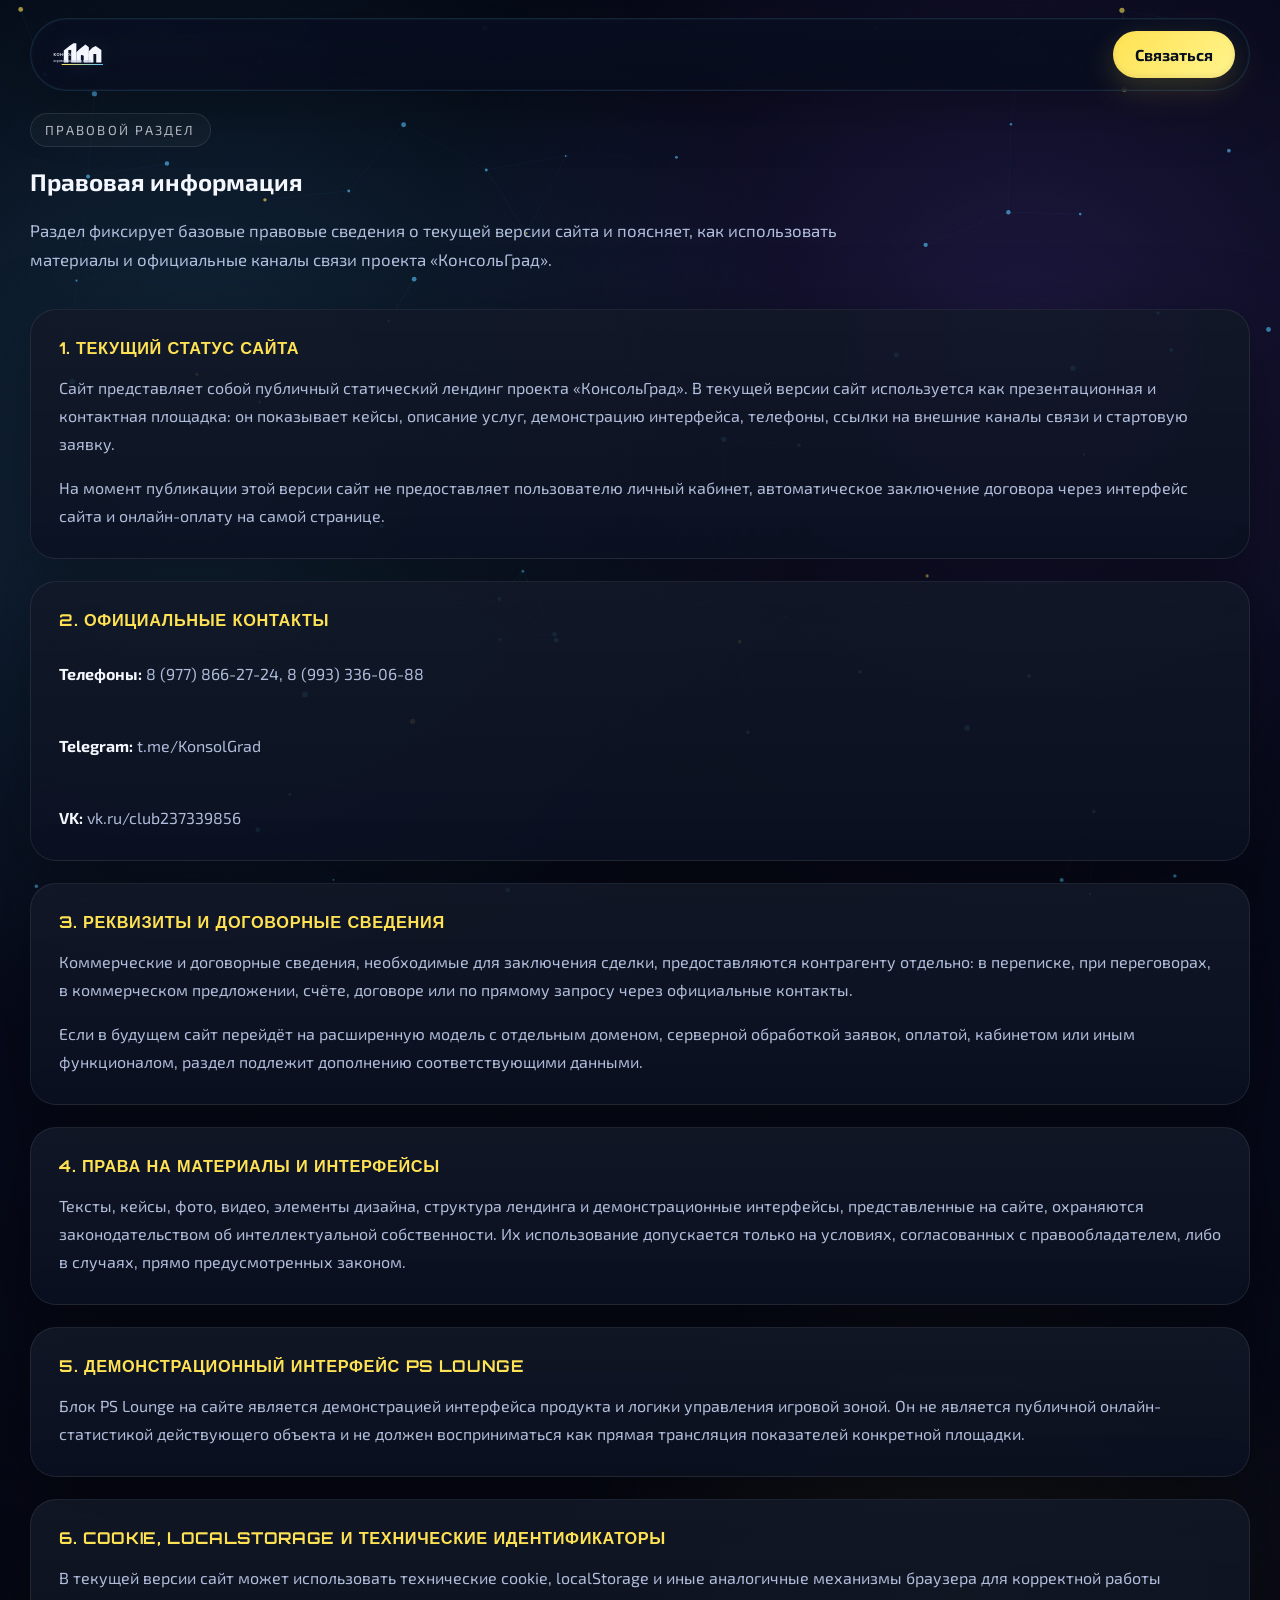
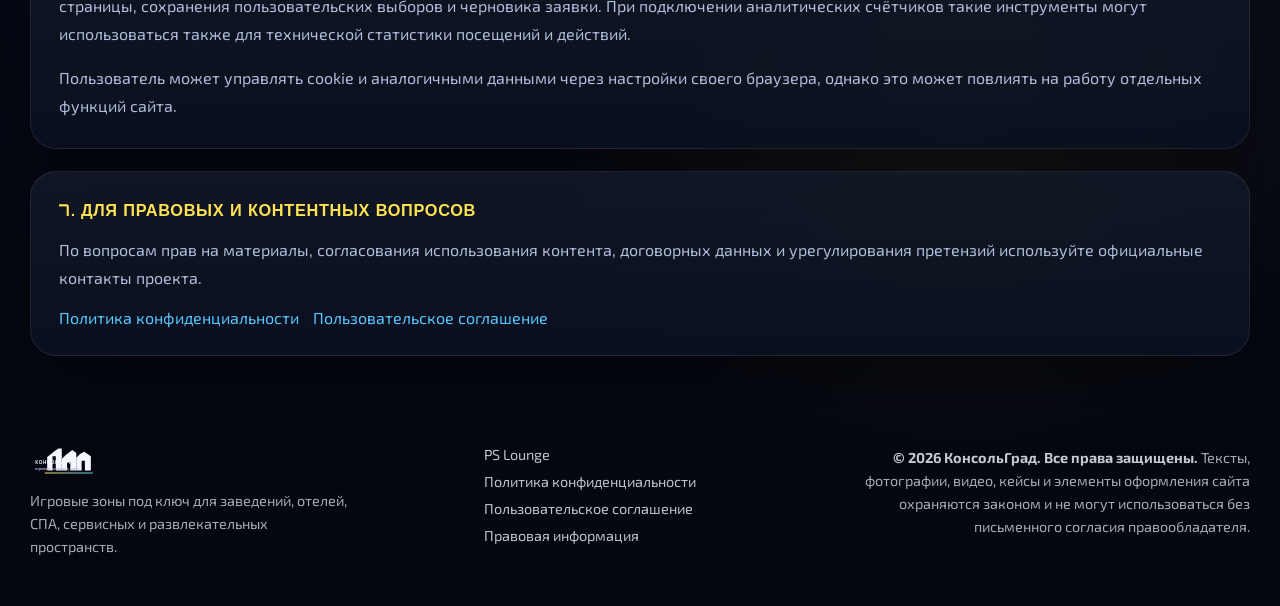
<file: legal.html>
<!DOCTYPE html>
<html lang="ru">
<head>
  <meta charset="UTF-8">
  <meta name="viewport" content="width=device-width, initial-scale=1.0">
  <title>Правовая информация — КонсольГрад</title>
  <meta name="description" content="Правовая информация и официальные контакты проекта КонсольГрад.">
  <meta name="author" content="КонсольГрад">
  <meta name="copyright" content="КонсольГрад, 2026. Все права защищены.">
  <link rel="preconnect" href="https://fonts.googleapis.com">
  <link rel="preconnect" href="https://fonts.gstatic.com" crossorigin>
  <link href="https://fonts.googleapis.com/css2?family=Orbitron:wght@500;700;800&family=Exo+2:wght@400;500;600;700&display=swap" rel="stylesheet">
  <link rel="stylesheet" href="./styles.css">
</head>
<body>
  <canvas class="energy-grid" id="energy-grid" aria-hidden="true"></canvas>

  <div class="site-shell">
    <header class="topbar">
      <a class="brand" href="./index.html#hero">
        <img class="brand__logo" src="./assets/brand/consolegrad-logo.svg" alt="Логотип КонсольГрад">
        <span class="brand__text">
          <strong>КонсольГрад</strong>
          <span>игровые зоны под ключ</span>
        </span>
      </a>

      <div class="topbar__actions">
        <a class="topbar__cta" href="./index.html#contacts">Связаться</a>
      </div>
    </header>

    <main>
      <section class="section legal-page">
        <div class="section-heading section-heading--left reveal">
          <span class="section-heading__eyebrow">Правовой раздел</span>
        <h1>Правовая информация</h1>
          <p>Раздел фиксирует базовые правовые сведения о текущей версии сайта и поясняет, как использовать материалы и официальные каналы связи проекта «КонсольГрад».</p>
        </div>

        <div class="legal-layout">
          <article class="legal-card">
            <h3>1. Текущий статус сайта</h3>
            <p>Сайт представляет собой публичный статический лендинг проекта «КонсольГрад». В текущей версии сайт используется как презентационная и контактная площадка: он показывает кейсы, описание услуг, демонстрацию интерфейса, телефоны, ссылки на внешние каналы связи и стартовую заявку.</p>
            <p>На момент публикации этой версии сайт не предоставляет пользователю личный кабинет, автоматическое заключение договора через интерфейс сайта и онлайн-оплату на самой странице.</p>
          </article>

          <article class="legal-card">
            <h3>2. Официальные контакты</h3>
            <div class="legal-meta">
              <p><strong>Телефоны:</strong> 8 (977) 866-27-24, 8 (993) 336-06-88</p>
              <p><strong>Telegram:</strong> <a href="https://t.me/KonsolGrad">t.me/KonsolGrad</a></p>
              <p><strong>VK:</strong> <a href="https://vk.ru/club237339856">vk.ru/club237339856</a></p>
            </div>
          </article>

          <article class="legal-card">
            <h3>3. Реквизиты и договорные сведения</h3>
            <p>Коммерческие и договорные сведения, необходимые для заключения сделки, предоставляются контрагенту отдельно: в переписке, при переговорах, в коммерческом предложении, счёте, договоре или по прямому запросу через официальные контакты.</p>
            <p>Если в будущем сайт перейдёт на расширенную модель с отдельным доменом, серверной обработкой заявок, оплатой, кабинетом или иным функционалом, раздел подлежит дополнению соответствующими данными.</p>
          </article>

          <article class="legal-card">
            <h3>4. Права на материалы и интерфейсы</h3>
            <p>Тексты, кейсы, фото, видео, элементы дизайна, структура лендинга и демонстрационные интерфейсы, представленные на сайте, охраняются законодательством об интеллектуальной собственности. Их использование допускается только на условиях, согласованных с правообладателем, либо в случаях, прямо предусмотренных законом.</p>
          </article>

          <article class="legal-card">
            <h3>5. Демонстрационный интерфейс PS Lounge</h3>
            <p>Блок PS Lounge на сайте является демонстрацией интерфейса продукта и логики управления игровой зоной. Он не является публичной онлайн-статистикой действующего объекта и не должен восприниматься как прямая трансляция показателей конкретной площадки.</p>
          </article>

          <article class="legal-card">
            <h3>6. Cookie, localStorage и технические идентификаторы</h3>
            <p>В текущей версии сайт может использовать технические cookie, localStorage и иные аналогичные механизмы браузера для корректной работы страницы, сохранения пользовательских выборов и черновика заявки. При подключении аналитических счётчиков такие инструменты могут использоваться также для технической статистики посещений и действий.</p>
            <p>Пользователь может управлять cookie и аналогичными данными через настройки своего браузера, однако это может повлиять на работу отдельных функций сайта.</p>
          </article>

          <article class="legal-card">
            <h3>7. Для правовых и контентных вопросов</h3>
            <p>По вопросам прав на материалы, согласования использования контента, договорных данных и урегулирования претензий используйте официальные контакты проекта.</p>
            <div class="legal-inline-links">
              <a href="./privacy.html">Политика конфиденциальности</a>
              <a href="./terms.html">Пользовательское соглашение</a>
            </div>
          </article>
        </div>
      </section>
    </main>

    <footer class="footer">
      <div class="footer__brand">
        <img class="footer__logo" src="./assets/brand/consolegrad-logo.svg" alt="Логотип КонсольГрад">
        <p>КонсольГрад</p>
        <span>Игровые зоны под ключ для заведений, отелей, СПА, сервисных и развлекательных пространств.</span>
      </div>
      <div class="footer__links">
        <a href="./pslounge.html">PS Lounge</a>
        <a href="./privacy.html">Политика конфиденциальности</a>
        <a href="./terms.html">Пользовательское соглашение</a>
        <a href="./legal.html">Правовая информация</a>
      </div>
      <div class="footer__note">
        <strong>© 2026 КонсольГрад. Все права защищены.</strong>
        <span>Тексты, фотографии, видео, кейсы и элементы оформления сайта охраняются законом и не могут использоваться без письменного согласия правообладателя.</span>
      </div>
    </footer>
  </div>

  <script src="./script.js"></script>
</body>
</html>
</file>
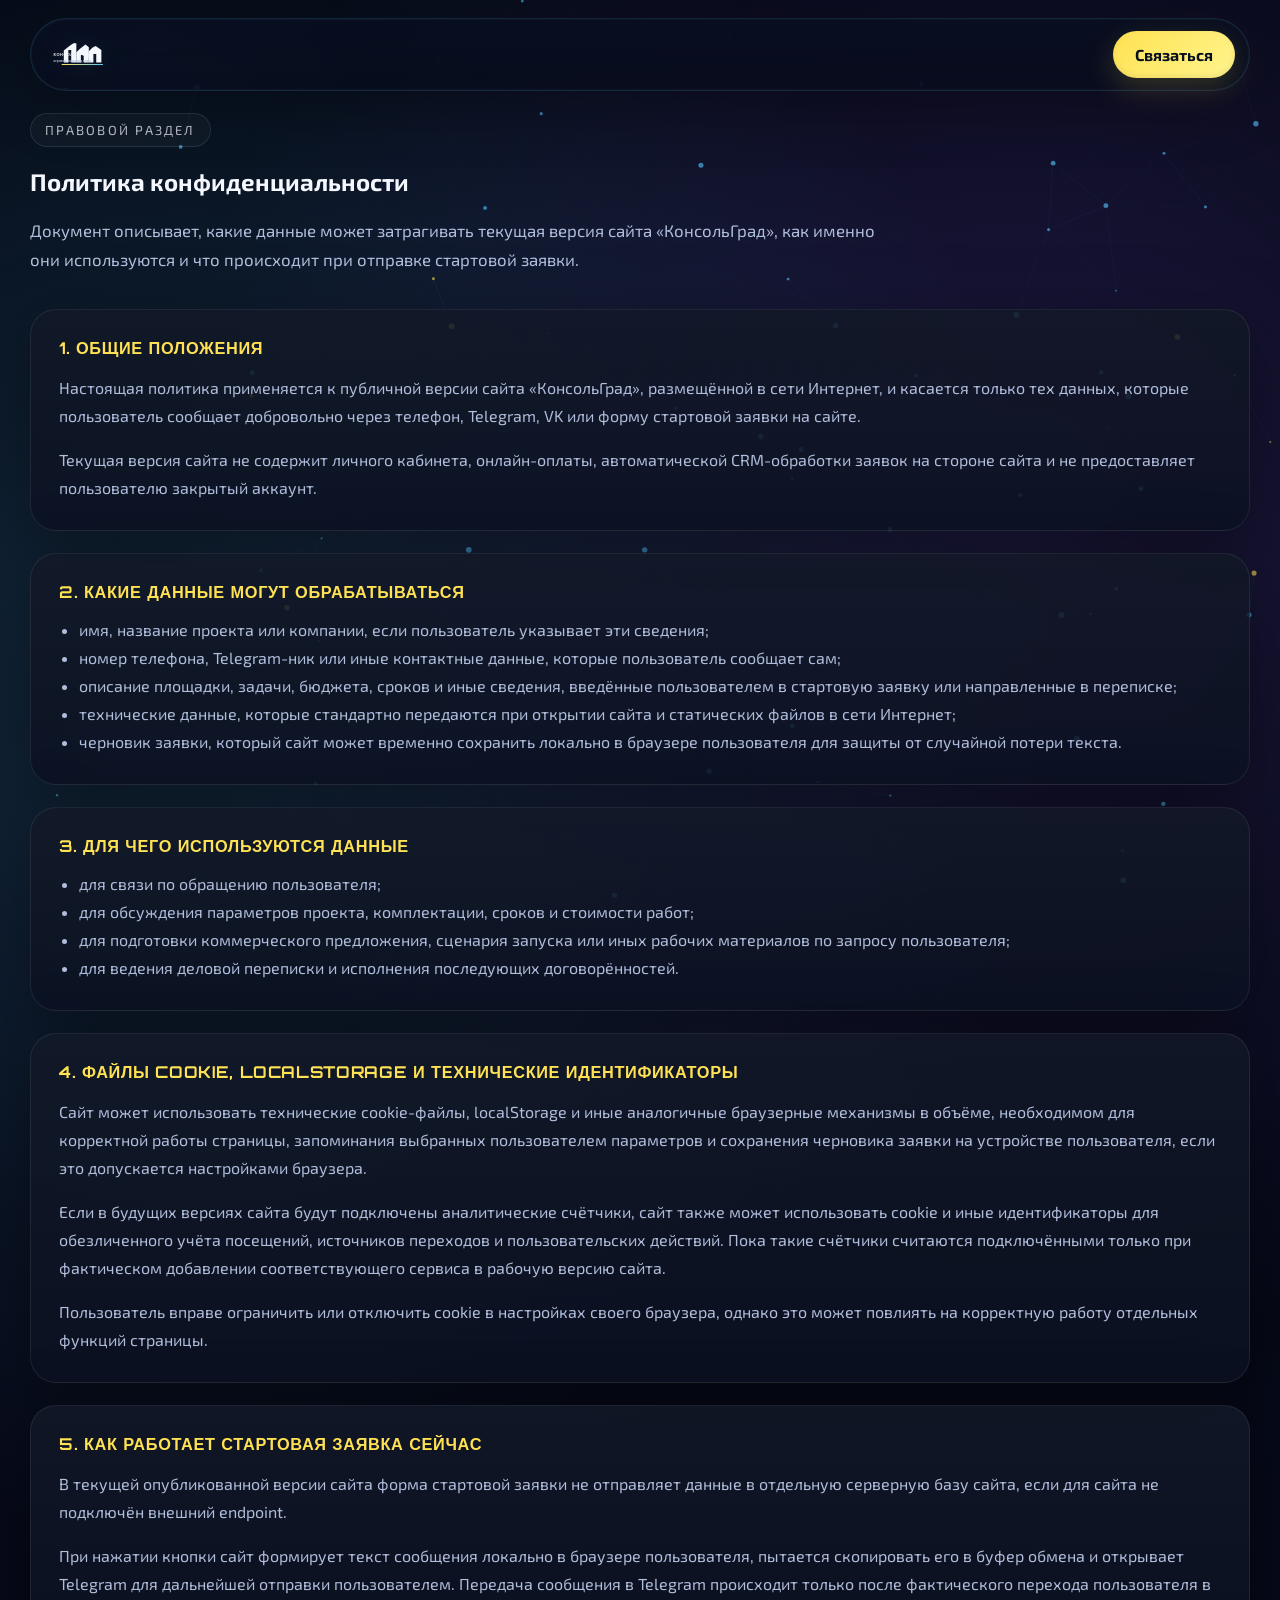
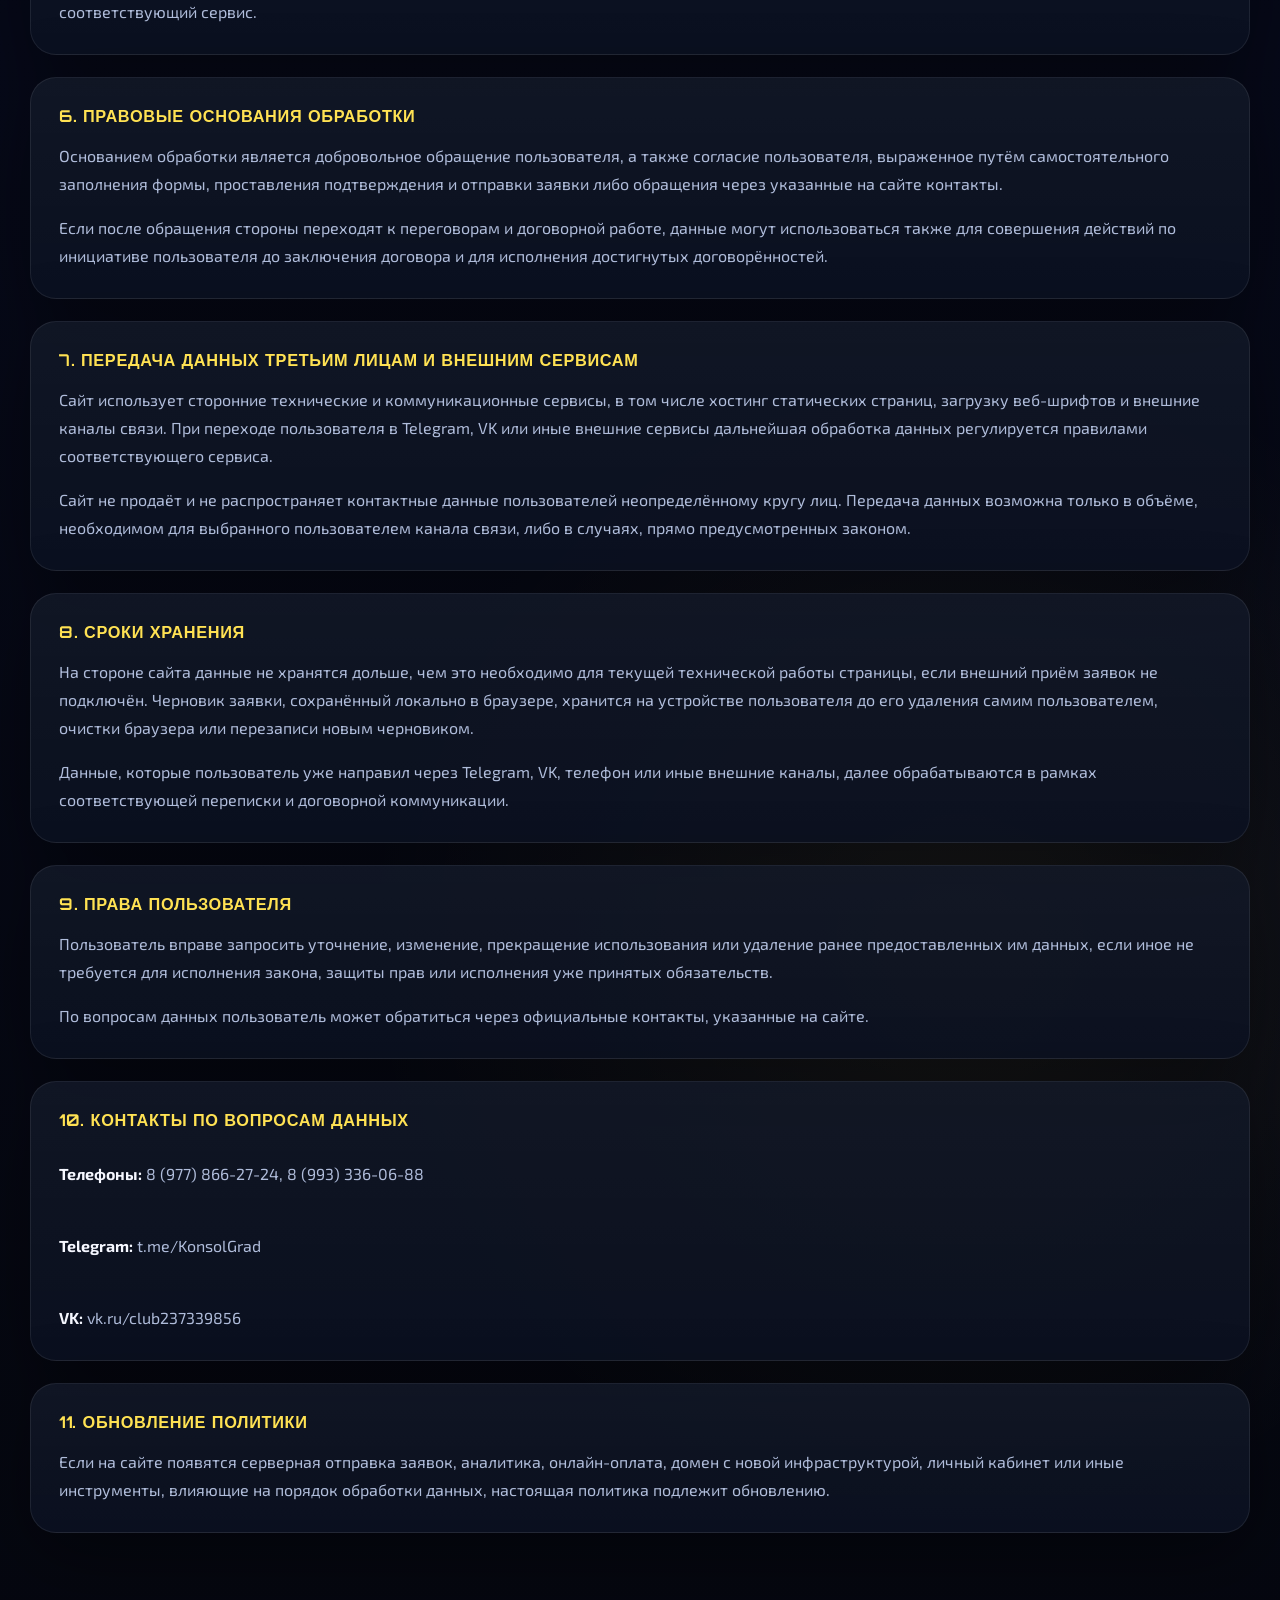
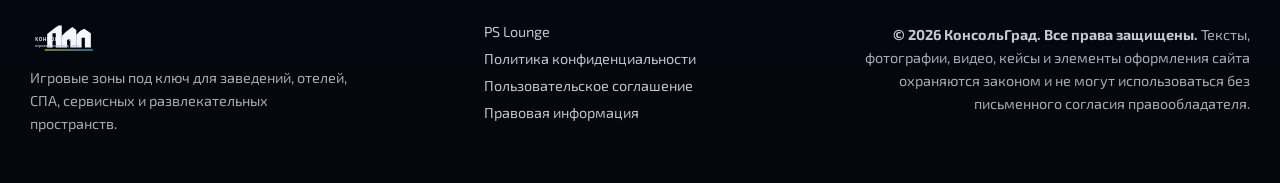
<file: privacy.html>
<!DOCTYPE html>
<html lang="ru">
<head>
  <meta charset="UTF-8">
  <meta name="viewport" content="width=device-width, initial-scale=1.0">
  <title>Политика конфиденциальности — КонсольГрад</title>
  <meta name="description" content="Политика конфиденциальности сайта КонсольГрад. Порядок обработки контактных данных и обращений пользователей.">
  <meta name="author" content="КонсольГрад">
  <meta name="copyright" content="КонсольГрад, 2026. Все права защищены.">
  <link rel="preconnect" href="https://fonts.googleapis.com">
  <link rel="preconnect" href="https://fonts.gstatic.com" crossorigin>
  <link href="https://fonts.googleapis.com/css2?family=Orbitron:wght@500;700;800&family=Exo+2:wght@400;500;600;700&display=swap" rel="stylesheet">
  <link rel="stylesheet" href="./styles.css">
</head>
<body>
  <canvas class="energy-grid" id="energy-grid" aria-hidden="true"></canvas>

  <div class="site-shell">
    <header class="topbar">
      <a class="brand" href="./index.html#hero">
        <img class="brand__logo" src="./assets/brand/consolegrad-logo.svg" alt="Логотип КонсольГрад">
        <span class="brand__text">
          <strong>КонсольГрад</strong>
          <span>игровые зоны под ключ</span>
        </span>
      </a>

      <div class="topbar__actions">
        <a class="topbar__cta" href="./index.html#contacts">Связаться</a>
      </div>
    </header>

    <main>
      <section class="section legal-page">
        <div class="section-heading section-heading--left reveal">
          <span class="section-heading__eyebrow">Правовой раздел</span>
        <h1>Политика конфиденциальности</h1>
          <p>Документ описывает, какие данные может затрагивать текущая версия сайта «КонсольГрад», как именно они используются и что происходит при отправке стартовой заявки.</p>
        </div>

        <div class="legal-layout">
          <article class="legal-card">
            <h3>1. Общие положения</h3>
            <p>Настоящая политика применяется к публичной версии сайта «КонсольГрад», размещённой в сети Интернет, и касается только тех данных, которые пользователь сообщает добровольно через телефон, Telegram, VK или форму стартовой заявки на сайте.</p>
            <p>Текущая версия сайта не содержит личного кабинета, онлайн-оплаты, автоматической CRM-обработки заявок на стороне сайта и не предоставляет пользователю закрытый аккаунт.</p>
          </article>

          <article class="legal-card">
            <h3>2. Какие данные могут обрабатываться</h3>
            <ul>
              <li>имя, название проекта или компании, если пользователь указывает эти сведения;</li>
              <li>номер телефона, Telegram-ник или иные контактные данные, которые пользователь сообщает сам;</li>
              <li>описание площадки, задачи, бюджета, сроков и иные сведения, введённые пользователем в стартовую заявку или направленные в переписке;</li>
              <li>технические данные, которые стандартно передаются при открытии сайта и статических файлов в сети Интернет;</li>
              <li>черновик заявки, который сайт может временно сохранить локально в браузере пользователя для защиты от случайной потери текста.</li>
            </ul>
          </article>

          <article class="legal-card">
            <h3>3. Для чего используются данные</h3>
            <ul>
              <li>для связи по обращению пользователя;</li>
              <li>для обсуждения параметров проекта, комплектации, сроков и стоимости работ;</li>
              <li>для подготовки коммерческого предложения, сценария запуска или иных рабочих материалов по запросу пользователя;</li>
              <li>для ведения деловой переписки и исполнения последующих договорённостей.</li>
            </ul>
          </article>

          <article class="legal-card">
            <h3>4. Файлы cookie, localStorage и технические идентификаторы</h3>
            <p>Сайт может использовать технические cookie-файлы, localStorage и иные аналогичные браузерные механизмы в объёме, необходимом для корректной работы страницы, запоминания выбранных пользователем параметров и сохранения черновика заявки на устройстве пользователя, если это допускается настройками браузера.</p>
            <p>Если в будущих версиях сайта будут подключены аналитические счётчики, сайт также может использовать cookie и иные идентификаторы для обезличенного учёта посещений, источников переходов и пользовательских действий. Пока такие счётчики считаются подключёнными только при фактическом добавлении соответствующего сервиса в рабочую версию сайта.</p>
            <p>Пользователь вправе ограничить или отключить cookie в настройках своего браузера, однако это может повлиять на корректную работу отдельных функций страницы.</p>
          </article>

          <article class="legal-card">
            <h3>5. Как работает стартовая заявка сейчас</h3>
            <p>В текущей опубликованной версии сайта форма стартовой заявки не отправляет данные в отдельную серверную базу сайта, если для сайта не подключён внешний endpoint.</p>
            <p>При нажатии кнопки сайт формирует текст сообщения локально в браузере пользователя, пытается скопировать его в буфер обмена и открывает Telegram для дальнейшей отправки пользователем. Передача сообщения в Telegram происходит только после фактического перехода пользователя в соответствующий сервис.</p>
          </article>

          <article class="legal-card">
            <h3>6. Правовые основания обработки</h3>
            <p>Основанием обработки является добровольное обращение пользователя, а также согласие пользователя, выраженное путём самостоятельного заполнения формы, проставления подтверждения и отправки заявки либо обращения через указанные на сайте контакты.</p>
            <p>Если после обращения стороны переходят к переговорам и договорной работе, данные могут использоваться также для совершения действий по инициативе пользователя до заключения договора и для исполнения достигнутых договорённостей.</p>
          </article>

          <article class="legal-card">
            <h3>7. Передача данных третьим лицам и внешним сервисам</h3>
            <p>Сайт использует сторонние технические и коммуникационные сервисы, в том числе хостинг статических страниц, загрузку веб-шрифтов и внешние каналы связи. При переходе пользователя в Telegram, VK или иные внешние сервисы дальнейшая обработка данных регулируется правилами соответствующего сервиса.</p>
            <p>Сайт не продаёт и не распространяет контактные данные пользователей неопределённому кругу лиц. Передача данных возможна только в объёме, необходимом для выбранного пользователем канала связи, либо в случаях, прямо предусмотренных законом.</p>
          </article>

          <article class="legal-card">
            <h3>8. Сроки хранения</h3>
            <p>На стороне сайта данные не хранятся дольше, чем это необходимо для текущей технической работы страницы, если внешний приём заявок не подключён. Черновик заявки, сохранённый локально в браузере, хранится на устройстве пользователя до его удаления самим пользователем, очистки браузера или перезаписи новым черновиком.</p>
            <p>Данные, которые пользователь уже направил через Telegram, VK, телефон или иные внешние каналы, далее обрабатываются в рамках соответствующей переписки и договорной коммуникации.</p>
          </article>

          <article class="legal-card">
            <h3>9. Права пользователя</h3>
            <p>Пользователь вправе запросить уточнение, изменение, прекращение использования или удаление ранее предоставленных им данных, если иное не требуется для исполнения закона, защиты прав или исполнения уже принятых обязательств.</p>
            <p>По вопросам данных пользователь может обратиться через официальные контакты, указанные на сайте.</p>
          </article>

          <article class="legal-card">
            <h3>10. Контакты по вопросам данных</h3>
            <div class="legal-meta">
              <p><strong>Телефоны:</strong> 8 (977) 866-27-24, 8 (993) 336-06-88</p>
              <p><strong>Telegram:</strong> <a href="https://t.me/KonsolGrad">t.me/KonsolGrad</a></p>
              <p><strong>VK:</strong> <a href="https://vk.ru/club237339856">vk.ru/club237339856</a></p>
            </div>
          </article>

          <article class="legal-card">
            <h3>11. Обновление политики</h3>
            <p>Если на сайте появятся серверная отправка заявок, аналитика, онлайн-оплата, домен с новой инфраструктурой, личный кабинет или иные инструменты, влияющие на порядок обработки данных, настоящая политика подлежит обновлению.</p>
          </article>
        </div>
      </section>
    </main>

    <footer class="footer">
      <div class="footer__brand">
        <img class="footer__logo" src="./assets/brand/consolegrad-logo.svg" alt="Логотип КонсольГрад">
        <p>КонсольГрад</p>
        <span>Игровые зоны под ключ для заведений, отелей, СПА, сервисных и развлекательных пространств.</span>
      </div>
      <div class="footer__links">
        <a href="./pslounge.html">PS Lounge</a>
        <a href="./privacy.html">Политика конфиденциальности</a>
        <a href="./terms.html">Пользовательское соглашение</a>
        <a href="./legal.html">Правовая информация</a>
      </div>
      <div class="footer__note">
        <strong>© 2026 КонсольГрад. Все права защищены.</strong>
        <span>Тексты, фотографии, видео, кейсы и элементы оформления сайта охраняются законом и не могут использоваться без письменного согласия правообладателя.</span>
      </div>
    </footer>
  </div>

  <script src="./script.js"></script>
</body>
</html>
</file>
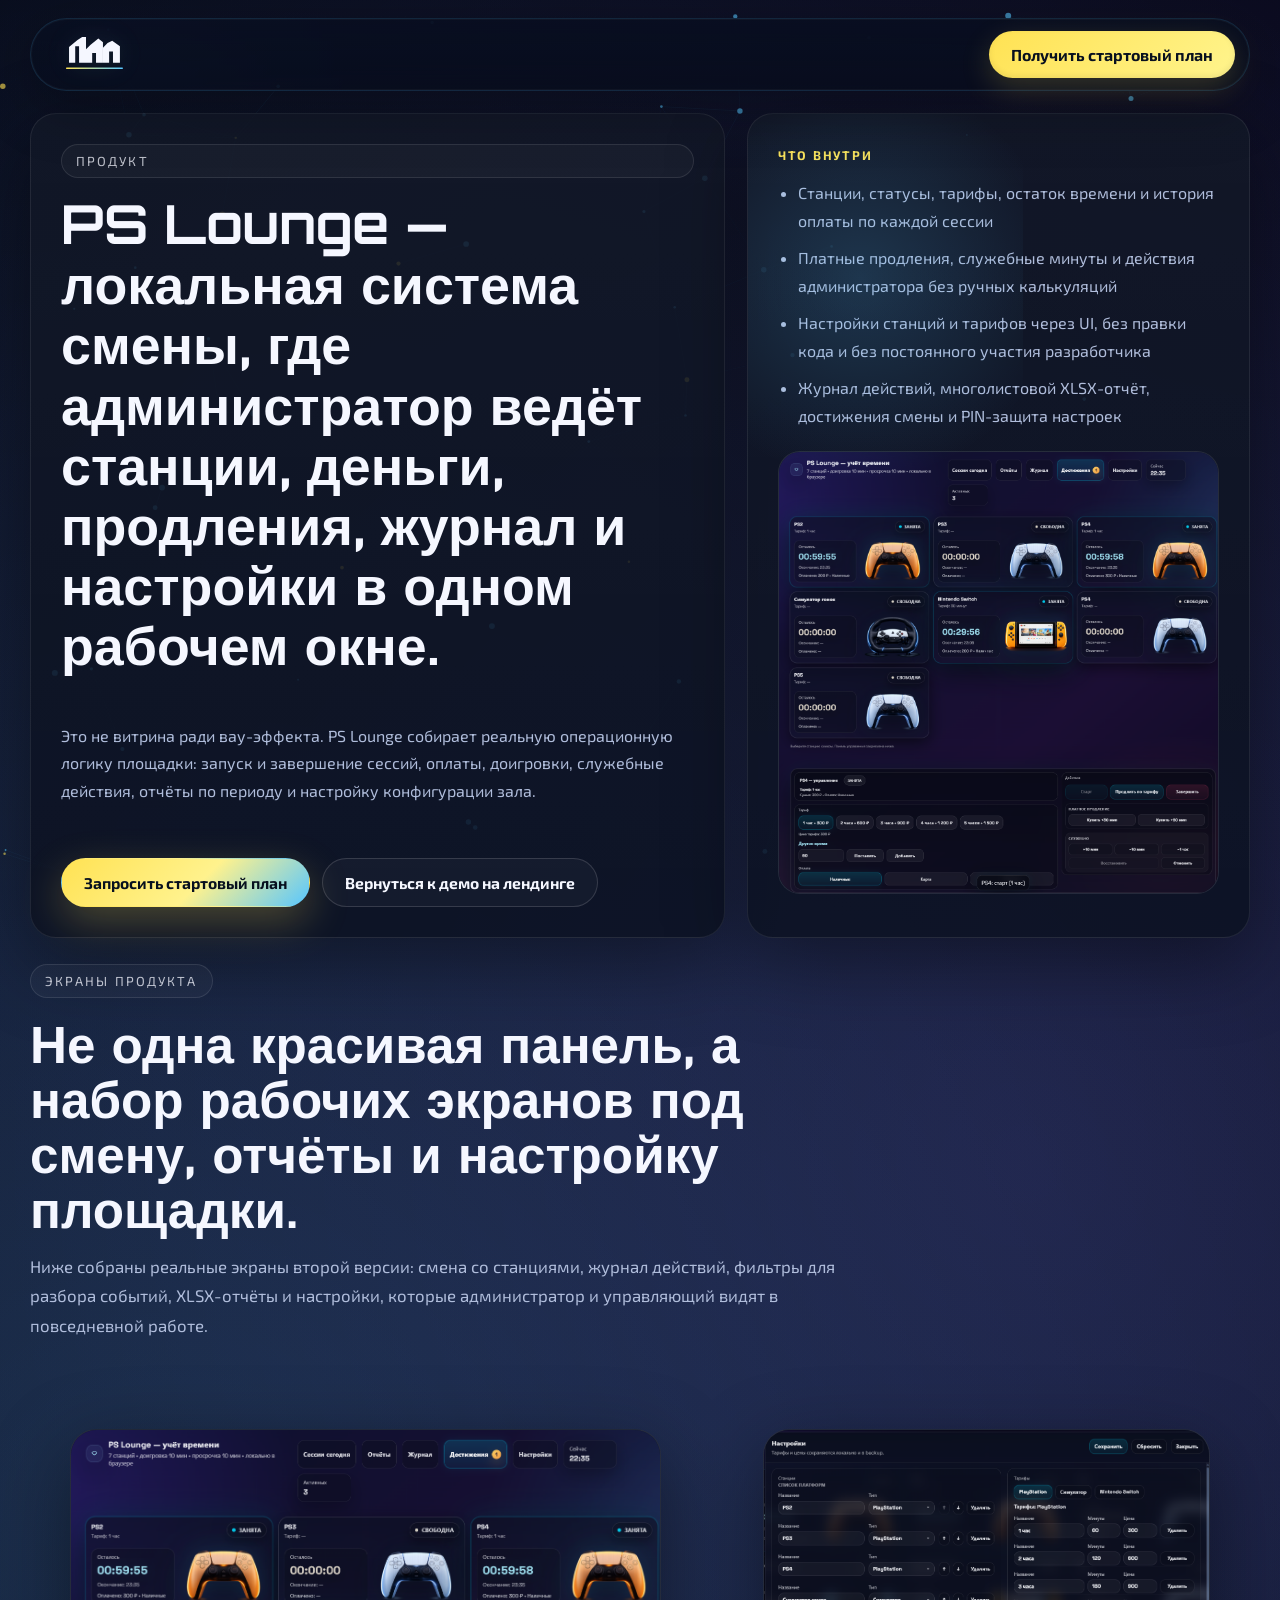
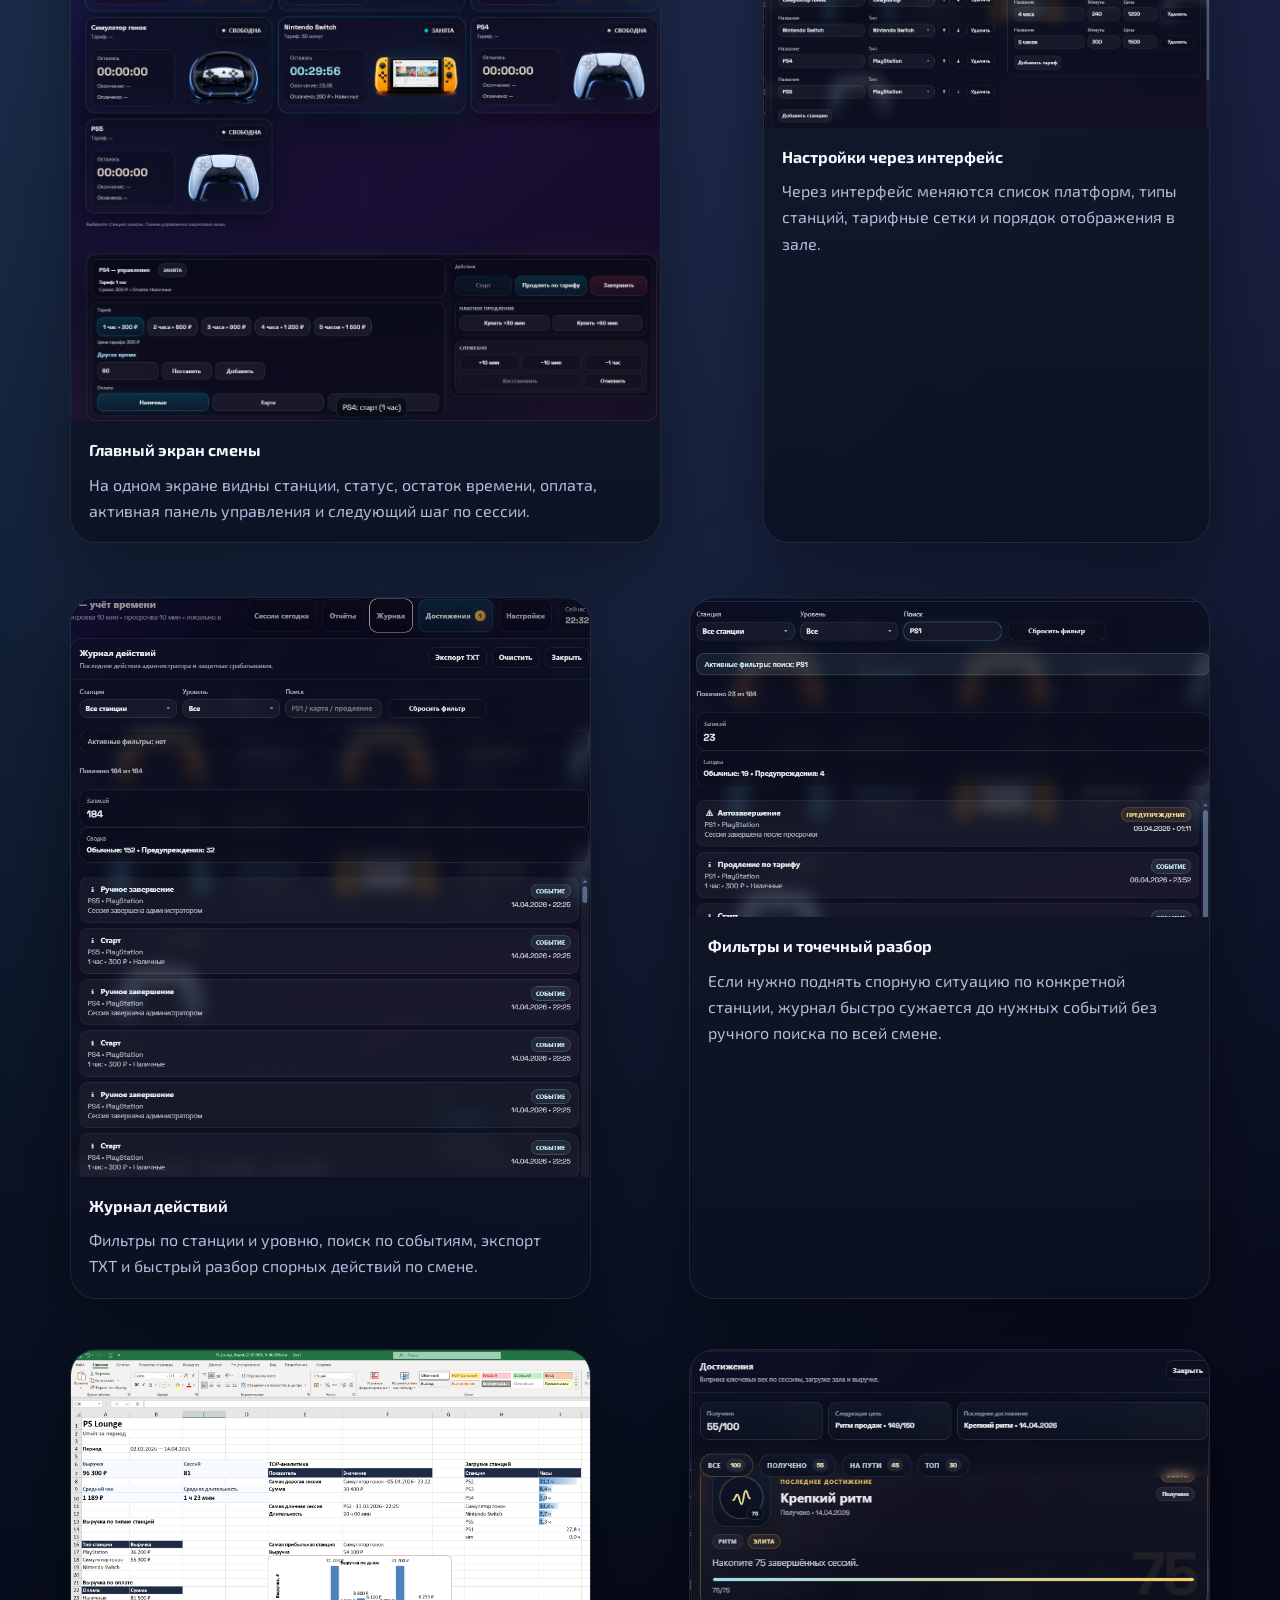
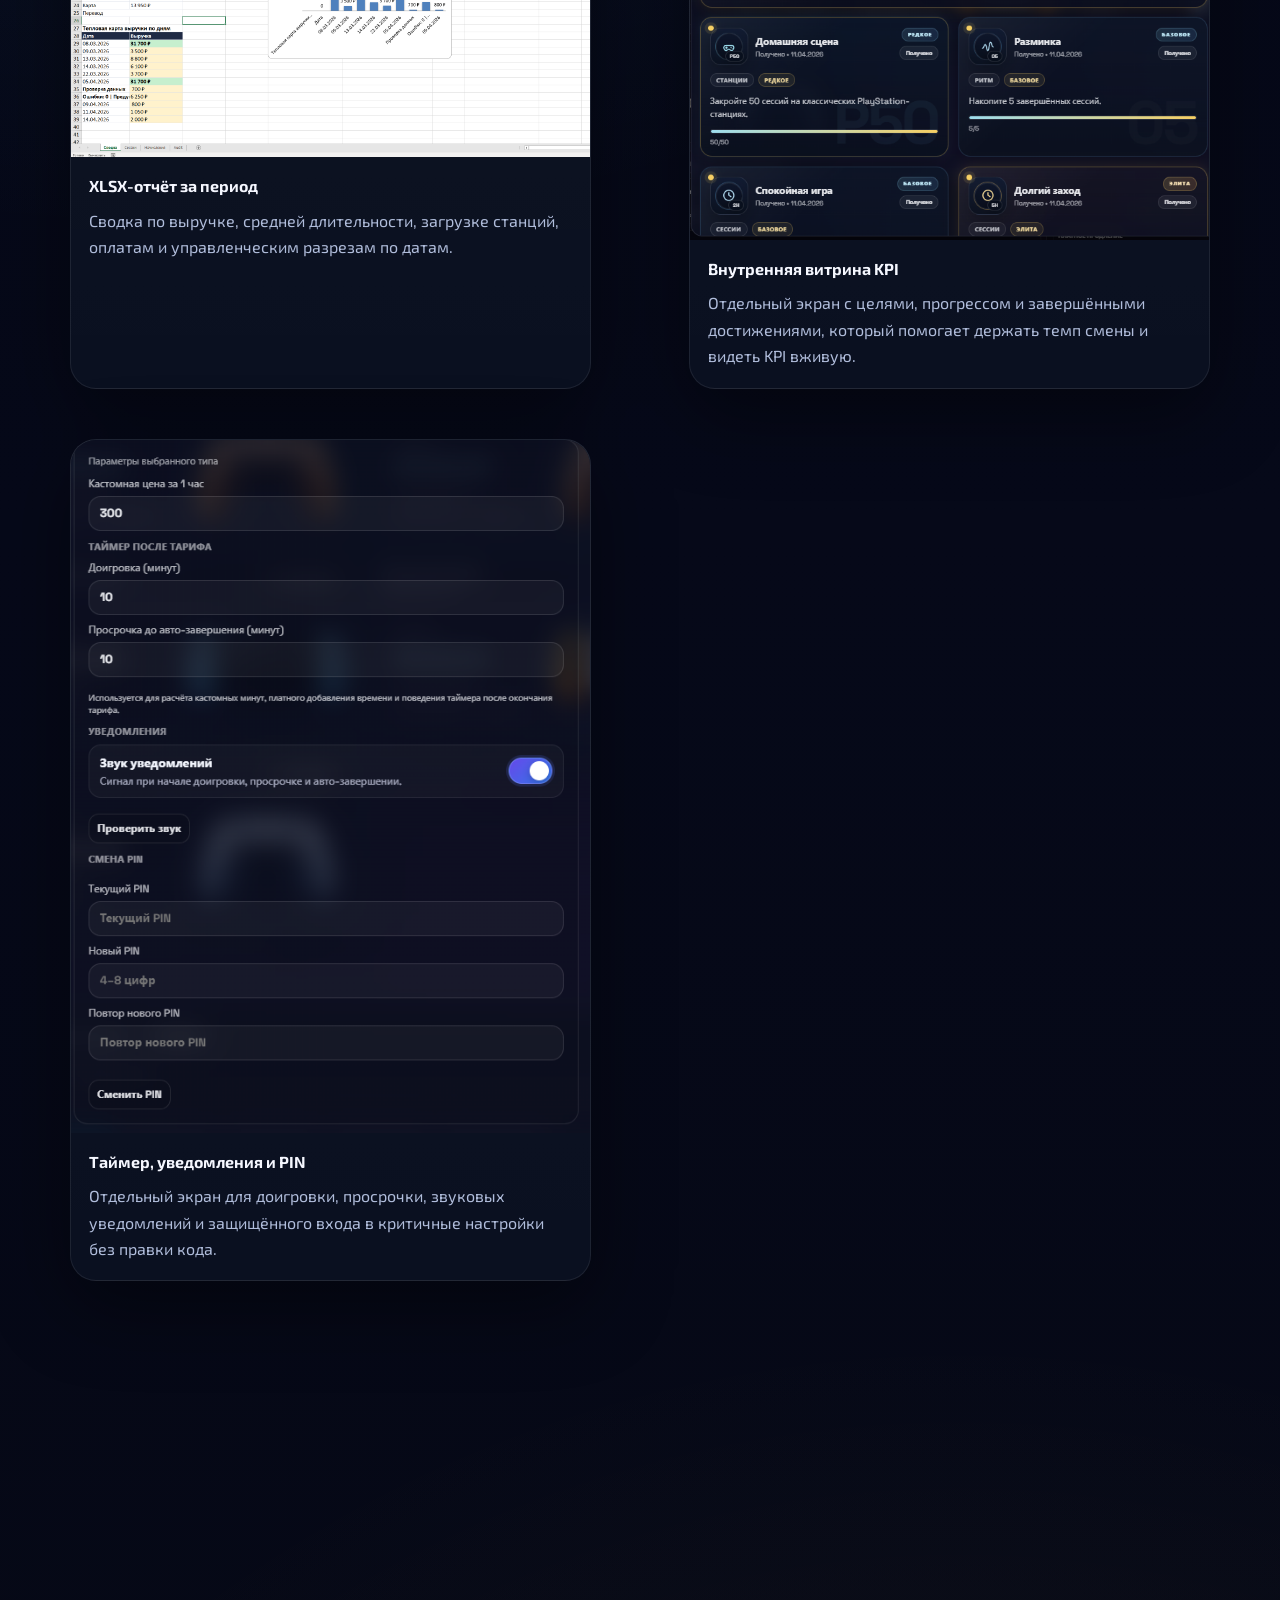
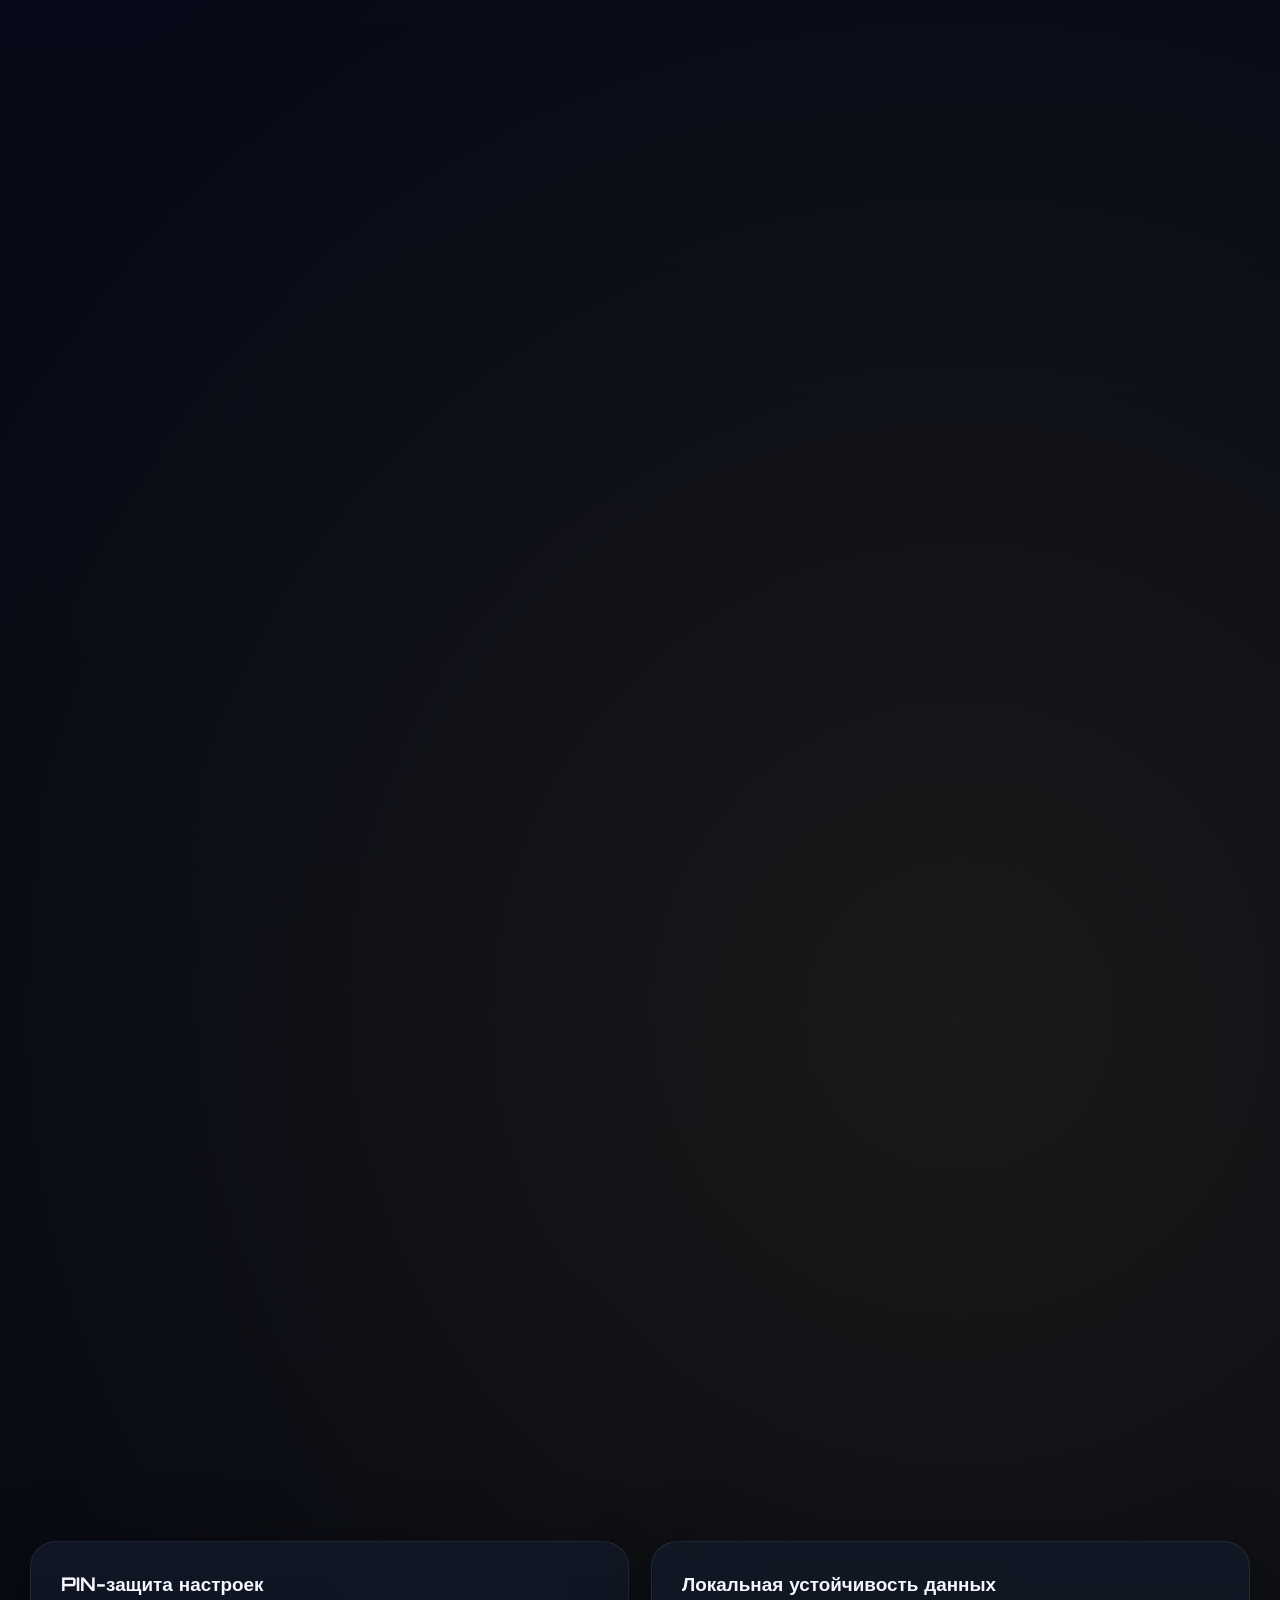
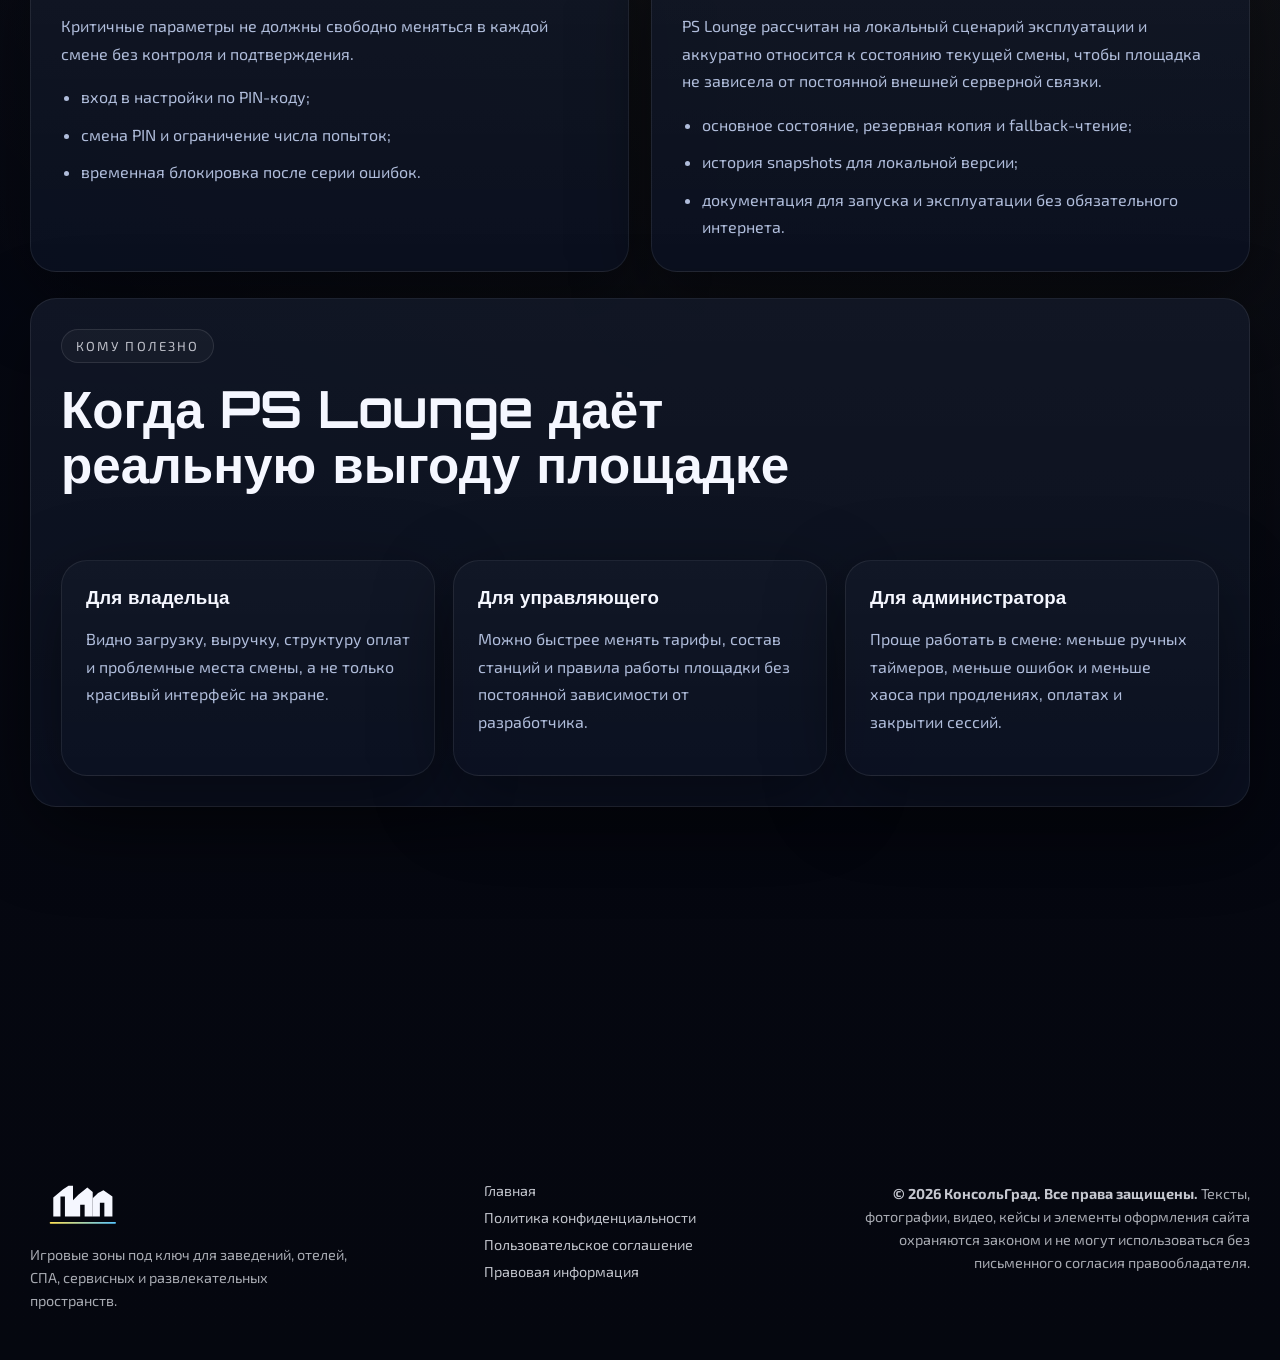
<file: pslounge.html>
<!DOCTYPE html>
<html lang="ru">
<head>
  <meta charset="UTF-8">
  <meta name="viewport" content="width=device-width, initial-scale=1.0">
  <title>PS Lounge — локальная система управления игровыми сессиями</title>
  <meta name="description" content="PS Lounge — локальная система для управления игровыми станциями: сессии, оплаты, продления, отчёты, журнал действий, PIN-защита и XLSX-экспорт.">
  <meta name="author" content="КонсольГрад">
  <meta name="copyright" content="КонсольГрад, 2026. Все права защищены.">
  <link rel="canonical" href="https://andreyqwerty365-netizen.github.io/console.grad.github.io/pslounge.html">
  <link rel="icon" href="./favicon.svg" type="image/svg+xml">
  <meta property="og:locale" content="ru_RU">
  <meta property="og:type" content="website">
  <meta property="og:title" content="PS Lounge — локальная система управления игровыми сессиями">
  <meta property="og:description" content="Система для игровых зон: учёт времени, оплаты, платные продления, отчёты, журнал действий, настройки через интерфейс и локальная устойчивость данных.">
  <meta property="og:url" content="https://andreyqwerty365-netizen.github.io/console.grad.github.io/pslounge.html">
  <meta property="og:site_name" content="КонсольГрад">
  <meta property="og:image" content="https://andreyqwerty365-netizen.github.io/console.grad.github.io/assets/cases/spa-lounge/case-01.png">
  <meta property="og:image:alt" content="PS Lounge — программный модуль для управления игровой зоной">
  <meta name="twitter:card" content="summary_large_image">
  <meta name="twitter:title" content="PS Lounge — локальная система управления игровыми сессиями">
  <meta name="twitter:description" content="Сессии, оплаты, отчёты, журнал действий, PIN-защита и локальная устойчивость данных для игровых зон.">
  <meta name="twitter:image" content="https://andreyqwerty365-netizen.github.io/console.grad.github.io/assets/cases/spa-lounge/case-01.png">
  <link rel="preconnect" href="https://fonts.googleapis.com">
  <link rel="preconnect" href="https://fonts.gstatic.com" crossorigin>
  <link href="https://fonts.googleapis.com/css2?family=Orbitron:wght@500;700;800&family=Exo+2:wght@400;500;600;700&display=swap" rel="stylesheet">
  <link rel="stylesheet" href="./styles.css">
  <script type="application/ld+json">
    {
      "@context": "https://schema.org",
      "@type": "SoftwareApplication",
      "name": "PS Lounge",
      "applicationCategory": "BusinessApplication",
      "operatingSystem": "Локальный запуск в браузере",
      "description": "Локальная система управления игровыми станциями: учёт времени, оплаты, продления, отчёты, журнал действий, PIN-защита и экспорт XLSX.",
      "provider": {
        "@type": "Organization",
        "name": "КонсольГрад",
        "url": "https://andreyqwerty365-netizen.github.io/console.grad.github.io/"
      },
      "url": "https://andreyqwerty365-netizen.github.io/console.grad.github.io/pslounge.html"
    }
  </script>
</head>
<body>
  <canvas class="energy-grid" id="energy-grid" aria-hidden="true"></canvas>

  <div class="site-shell">
    <header class="topbar">
      <a class="brand" href="./index.html#hero">
        <img class="brand__logo" src="./assets/brand/consolegrad-mark.svg" alt="Логотип КонсольГрад">
        <span class="brand__text">
          <strong>КонсольГрад</strong>
          <span>игровые зоны под ключ</span>
        </span>
      </a>

      <div class="topbar__actions">
        <a class="topbar__cta" href="./index.html#brief">Получить стартовый план</a>
      </div>
    </header>

    <main>
      <section class="section legal-page product-page">
        <div class="product-hero reveal">
          <div class="product-hero__copy">
            <span class="section-heading__eyebrow">Продукт</span>
            <h1>PS Lounge — локальная система смены, где администратор ведёт станции, деньги, продления, журнал и настройки в одном рабочем окне.</h1>
            <p>
              Это не витрина ради вау-эффекта. PS Lounge собирает реальную операционную логику площадки:
              запуск и завершение сессий, оплаты, доигровки, служебные действия, отчёты по периоду и настройку конфигурации зала.
            </p>
            <div class="product-hero__actions">
              <a class="button button--primary" href="./index.html#brief">Запросить стартовый план</a>
              <a class="button button--ghost" href="./index.html#software">Вернуться к демо на лендинге</a>
            </div>
          </div>

          <aside class="product-slab tilt">
            <span class="product-slab__eyebrow">Что внутри</span>
            <ul class="product-slab__list">
              <li>Станции, статусы, тарифы, остаток времени и история оплаты по каждой сессии</li>
              <li>Платные продления, служебные минуты и действия администратора без ручных калькуляций</li>
              <li>Настройки станций и тарифов через UI, без правки кода и без постоянного участия разработчика</li>
              <li>Журнал действий, многолистовой XLSX-отчёт, достижения смены и PIN-защита настроек</li>
            </ul>
            <div class="product-slab__preview">
              <img src="./assets/pslounge-doc/image1.png" alt="Основной экран PS Lounge с игровыми станциями и действиями администратора" loading="lazy" width="1279" height="1284">
            </div>
          </aside>
        </div>

        <section class="product-gallery reveal">
          <div class="section-heading section-heading--left">
            <span class="section-heading__eyebrow">Экраны продукта</span>
            <h2>Не одна красивая панель, а набор рабочих экранов под смену, отчёты и настройку площадки.</h2>
            <p>Ниже собраны реальные экраны второй версии: смена со станциями, журнал действий, фильтры для разбора событий, XLSX-отчёты и настройки, которые администратор и управляющий видят в повседневной работе.</p>
          </div>

          <div class="product-gallery__lead">
            <figure class="product-shot tilt">
              <img src="./assets/pslounge-doc/image1.png" alt="Главный экран PS Lounge со станциями, таймерами и действиями по сессии" loading="lazy" width="1279" height="1284">
              <figcaption>
                <strong>Главный экран смены</strong>
                На одном экране видны станции, статус, остаток времени, оплата, активная панель управления и следующий шаг по сессии.
              </figcaption>
            </figure>
            <figure class="product-shot tilt">
              <img src="./assets/pslounge-doc/image19.png" alt="Окно настроек PS Lounge с управлением станциями и тарифами через интерфейс" loading="lazy" width="1119" height="748">
              <figcaption>
                <strong>Настройки через интерфейс</strong>
                Через интерфейс меняются список платформ, типы станций, тарифные сетки и порядок отображения в зале.
              </figcaption>
            </figure>
          </div>

          <div class="product-gallery__grid">
            <figure class="product-shot tilt">
              <img src="./assets/pslounge-doc/image21.png" alt="Журнал действий PS Lounge с фильтрами, поиском и экспортом" loading="lazy" width="964" height="1074">
              <figcaption>
                <strong>Журнал действий</strong>
                Фильтры по станции и уровню, поиск по событиям, экспорт TXT и быстрый разбор спорных действий по смене.
              </figcaption>
            </figure>
            <figure class="product-shot tilt">
              <img src="./assets/pslounge-doc/image23.png" alt="Фильтрация журнала PS Lounge по станции, уровню и поисковому запросу" loading="lazy" width="960" height="587">
              <figcaption>
                <strong>Фильтры и точечный разбор</strong>
                Если нужно поднять спорную ситуацию по конкретной станции, журнал быстро сужается до нужных событий без ручного поиска по всей смене.
              </figcaption>
            </figure>
            <figure class="product-shot tilt">
              <img src="./assets/pslounge-doc/image14.png" alt="Многолистовой XLSX-отчёт PS Lounge с выручкой, загрузкой и аналитикой" loading="lazy" width="1778" height="1396">
              <figcaption>
                <strong>XLSX-отчёт за период</strong>
                Сводка по выручке, средней длительности, загрузке станций, оплатам и управленческим разрезам по датам.
              </figcaption>
            </figure>
            <figure class="product-shot tilt">
              <img src="./assets/pslounge-doc/image27.png" alt="Экран достижений PS Lounge с KPI по сессиям и активности площадки" loading="lazy" width="721" height="681">
              <figcaption>
                <strong>Внутренняя витрина KPI</strong>
                Отдельный экран с целями, прогрессом и завершёнными достижениями, который помогает держать темп смены и видеть KPI вживую.
              </figcaption>
            </figure>
            <figure class="product-shot tilt">
              <img src="./assets/pslounge-doc/image20.png" alt="Настройки таймера, уведомлений и PIN-защиты в PS Lounge" loading="lazy" width="593" height="792">
              <figcaption>
                <strong>Таймер, уведомления и PIN</strong>
                Отдельный экран для доигровки, просрочки, звуковых уведомлений и защищённого входа в критичные настройки без правки кода.
              </figcaption>
            </figure>
          </div>
        </section>

        <div class="product-grid">
          <article class="product-card reveal tilt">
            <h2>Сессия хранит не только время, но и всю кассовую логику</h2>
            <p>Каждая игровая сессия остаётся одной цельной записью: тариф, сумма, способ оплаты, доначисления, остаток времени и текущее состояние станции.</p>
            <ul>
              <li>видно остаток времени, окончание, оплаченный тариф и фактическую форму оплаты;</li>
              <li>данные не размазываются по бумажкам и чатам, а остаются внутри одной сессии;</li>
              <li>те же данные потом попадают в журнал, отчёты и управленческую аналитику без повторного ввода.</li>
            </ul>
          </article>

          <article class="product-card reveal tilt">
            <h2>Продления и служебные минуты живут в том же рабочем цикле</h2>
            <p>Панель смены собрана так, чтобы администратор не прыгал между калькулятором, таблицей и ручными заметками, когда нужно доиграть, продлить или закрыть сессию.</p>
            <ul>
              <li>способы оплаты: наличные, карта, перевод;</li>
              <li>фиксированные платные продления на дополнительные интервалы;</li>
              <li>служебные +10, -10 и другие корректировки в одном сценарии с сессией.</li>
            </ul>
          </article>

          <article class="product-card reveal tilt">
            <h2>Отчёты строятся по периоду, станции и типу оплаты</h2>
            <p>Система даёт управляющему не только текущий экран смены, но и нормальный слой контроля за диапазон дат, чтобы разбирать загрузку и выручку без ручной сводки.</p>
            <ul>
              <li>отчёты по сессиям и начислениям за выбранный период;</li>
              <li>фильтрация по типу станции и способу оплаты;</li>
              <li>сводка по выручке, среднему чеку, загрузке и графику по дням.</li>
            </ul>
          </article>

          <article class="product-card reveal tilt">
            <h2>Площадка настраивается под ваш реальный зал, а не под шаблон</h2>
            <p>Станции, типы платформ и тарифные сетки редактируются через UI, поэтому продукт можно адаптировать под конкретную конфигурацию площадки без постоянного участия разработчика.</p>
            <ul>
              <li>типы станций: PlayStation, Nintendo Switch, симулятор;</li>
              <li>тарифы, цены, интервалы, логика времени и пороги доигровки;</li>
              <li>названия и состав станций под фактическую конфигурацию зала.</li>
            </ul>
          </article>
        </div>

        <section class="product-band reveal">
          <div class="section-heading section-heading--left">
            <span class="section-heading__eyebrow">Смена</span>
            <h2>Что получает администратор в реальной работе</h2>
            <p>Главная задача здесь не “красиво показать зал”, а сократить ручные действия и держать смену в управляемом состоянии от первого старта до спорных разборов.</p>
          </div>

          <div class="product-flow">
            <article class="product-flow__item tilt">
              <span>01</span>
              <h3>Запуск, продление и завершение в одном цикле</h3>
              <p>Выбор станции, тарифа, оплаты, старт, продление, доигровка и завершение собраны в одном рабочем контуре без переключения между разными окнами.</p>
            </article>
            <article class="product-flow__item tilt">
              <span>02</span>
              <h3>Журнал и фильтры для спорных ситуаций</h3>
              <p>Система помогает поднять конкретное событие по станции, уровню и времени, если нужно понять, что именно происходило внутри смены.</p>
            </article>
            <article class="product-flow__item tilt">
              <span>03</span>
              <h3>Настройки под площадку без лишней зависимости</h3>
              <p>Тарифы, станции, таймеры, уведомления и PIN-защита меняются через интерфейс, поэтому зал можно перенастраивать под реальную эксплуатацию.</p>
            </article>
          </div>
        </section>

        <div class="product-grid product-grid--secondary">
          <article class="product-card reveal tilt">
            <h2>Многолистовой XLSX вместо простого архива</h2>
            <p>Экспорт нужен не только ради хранения данных: это уже нормальный управленческий слой для владельца и управляющего, который можно открыть и разбирать без дополнительной ручной сводки.</p>
            <ul>
              <li>отдельные листы по сводке, сессиям и начислениям;</li>
              <li>разрезы по оплате, станциям и дням;</li>
              <li>Audit-лист при обнаружении расхождений в данных.</li>
            </ul>
          </article>

          <article class="product-card reveal tilt">
            <h2>Журнал действий и экспорт TXT</h2>
            <p>Спорные моменты больше не завязаны только на память администратора и устные пояснения по смене: события можно отфильтровать, пересобрать и отдельно выгрузить.</p>
            <ul>
              <li>фильтры по станции и типу записи;</li>
              <li>поиск по событиям и служебным операциям;</li>
              <li>выгрузка журнала для внутреннего разбора.</li>
            </ul>
          </article>

          <article class="product-card reveal tilt">
            <h2>PIN-защита настроек</h2>
            <p>Критичные параметры не должны свободно меняться в каждой смене без контроля и подтверждения.</p>
            <ul>
              <li>вход в настройки по PIN-коду;</li>
              <li>смена PIN и ограничение числа попыток;</li>
              <li>временная блокировка после серии ошибок.</li>
            </ul>
          </article>

          <article class="product-card reveal tilt">
            <h2>Локальная устойчивость данных</h2>
            <p>PS Lounge рассчитан на локальный сценарий эксплуатации и аккуратно относится к состоянию текущей смены, чтобы площадка не зависела от постоянной внешней серверной связки.</p>
            <ul>
              <li>основное состояние, резервная копия и fallback-чтение;</li>
              <li>история snapshots для локальной версии;</li>
              <li>документация для запуска и эксплуатации без обязательного интернета.</li>
            </ul>
          </article>
        </div>

        <section class="product-band reveal">
          <div class="section-heading section-heading--left">
            <span class="section-heading__eyebrow">Кому полезно</span>
            <h2>Когда PS Lounge даёт реальную выгоду площадке</h2>
          </div>

          <div class="product-columns">
            <article class="product-column tilt">
              <h3>Для владельца</h3>
              <p>Видно загрузку, выручку, структуру оплат и проблемные места смены, а не только красивый интерфейс на экране.</p>
            </article>
            <article class="product-column tilt">
              <h3>Для управляющего</h3>
              <p>Можно быстрее менять тарифы, состав станций и правила работы площадки без постоянной зависимости от разработчика.</p>
            </article>
            <article class="product-column tilt">
              <h3>Для администратора</h3>
              <p>Проще работать в смене: меньше ручных таймеров, меньше ошибок и меньше хаоса при продлениях, оплатах и закрытии сессий.</p>
            </article>
          </div>
        </section>

        <section class="product-cta reveal tilt">
          <div>
            <span class="section-heading__eyebrow">Следующий шаг</span>
            <h2>Если хотите запустить зону не только с железом и интерьером, но и с понятной операционной логикой, отправьте стартовый план.</h2>
          </div>
          <div class="product-cta__actions">
            <a class="button button--primary" href="./index.html#brief">Заполнить заявку</a>
            <a class="button button--ghost" href="./index.html#contacts">Связаться напрямую</a>
          </div>
        </section>
      </section>
    </main>

    <footer class="footer">
      <div class="footer__brand">
        <img class="footer__logo" src="./assets/brand/consolegrad-mark.svg" alt="Логотип КонсольГрад">
        <p>КонсольГрад</p>
        <span>Игровые зоны под ключ для заведений, отелей, СПА, сервисных и развлекательных пространств.</span>
      </div>
      <div class="footer__links">
        <a href="./index.html">Главная</a>
        <a href="./privacy.html">Политика конфиденциальности</a>
        <a href="./terms.html">Пользовательское соглашение</a>
        <a href="./legal.html">Правовая информация</a>
      </div>
      <div class="footer__note">
        <strong>© 2026 КонсольГрад. Все права защищены.</strong>
        <span>Тексты, фотографии, видео, кейсы и элементы оформления сайта охраняются законом и не могут использоваться без письменного согласия правообладателя.</span>
      </div>
    </footer>
  </div>

  <script src="./script.js"></script>
</body>
</html>
</file>
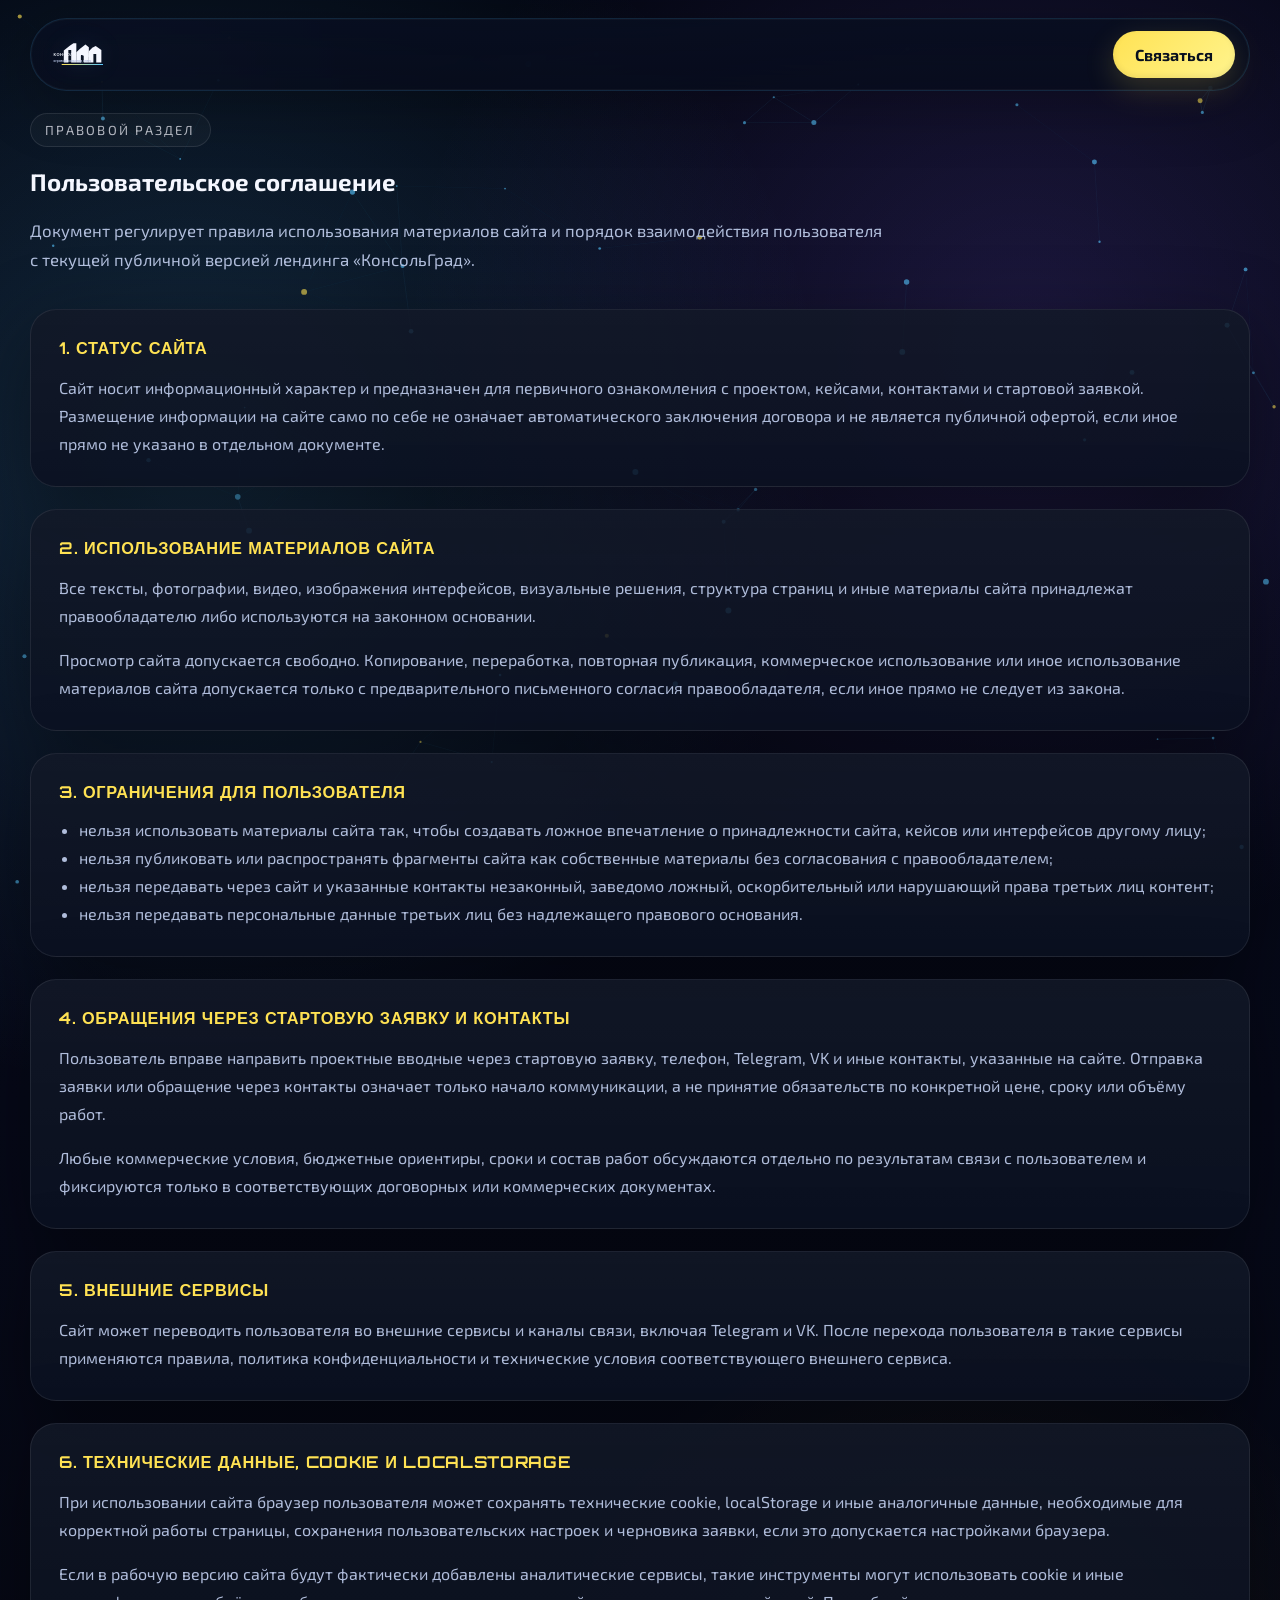
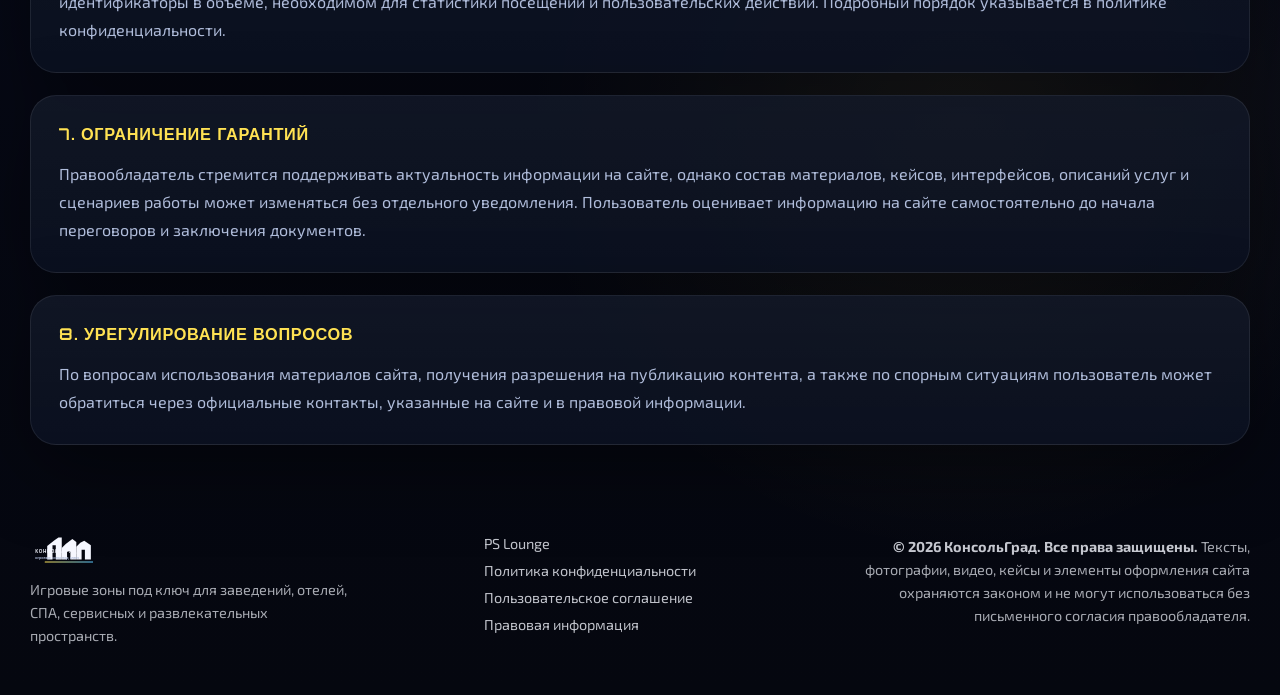
<file: terms.html>
<!DOCTYPE html>
<html lang="ru">
<head>
  <meta charset="UTF-8">
  <meta name="viewport" content="width=device-width, initial-scale=1.0">
  <title>Пользовательское соглашение — КонсольГрад</title>
  <meta name="description" content="Пользовательское соглашение сайта КонсольГрад. Правила использования материалов и взаимодействия с сайтом.">
  <meta name="author" content="КонсольГрад">
  <meta name="copyright" content="КонсольГрад, 2026. Все права защищены.">
  <link rel="preconnect" href="https://fonts.googleapis.com">
  <link rel="preconnect" href="https://fonts.gstatic.com" crossorigin>
  <link href="https://fonts.googleapis.com/css2?family=Orbitron:wght@500;700;800&family=Exo+2:wght@400;500;600;700&display=swap" rel="stylesheet">
  <link rel="stylesheet" href="./styles.css">
</head>
<body>
  <canvas class="energy-grid" id="energy-grid" aria-hidden="true"></canvas>

  <div class="site-shell">
    <header class="topbar">
      <a class="brand" href="./index.html#hero">
        <img class="brand__logo" src="./assets/brand/consolegrad-logo.svg" alt="Логотип КонсольГрад">
        <span class="brand__text">
          <strong>КонсольГрад</strong>
          <span>игровые зоны под ключ</span>
        </span>
      </a>

      <div class="topbar__actions">
        <a class="topbar__cta" href="./index.html#contacts">Связаться</a>
      </div>
    </header>

    <main>
      <section class="section legal-page">
        <div class="section-heading section-heading--left reveal">
          <span class="section-heading__eyebrow">Правовой раздел</span>
        <h1>Пользовательское соглашение</h1>
          <p>Документ регулирует правила использования материалов сайта и порядок взаимодействия пользователя с текущей публичной версией лендинга «КонсольГрад».</p>
        </div>

        <div class="legal-layout">
          <article class="legal-card">
            <h3>1. Статус сайта</h3>
            <p>Сайт носит информационный характер и предназначен для первичного ознакомления с проектом, кейсами, контактами и стартовой заявкой. Размещение информации на сайте само по себе не означает автоматического заключения договора и не является публичной офертой, если иное прямо не указано в отдельном документе.</p>
          </article>

          <article class="legal-card">
            <h3>2. Использование материалов сайта</h3>
            <p>Все тексты, фотографии, видео, изображения интерфейсов, визуальные решения, структура страниц и иные материалы сайта принадлежат правообладателю либо используются на законном основании.</p>
            <p>Просмотр сайта допускается свободно. Копирование, переработка, повторная публикация, коммерческое использование или иное использование материалов сайта допускается только с предварительного письменного согласия правообладателя, если иное прямо не следует из закона.</p>
          </article>

          <article class="legal-card">
            <h3>3. Ограничения для пользователя</h3>
            <ul>
              <li>нельзя использовать материалы сайта так, чтобы создавать ложное впечатление о принадлежности сайта, кейсов или интерфейсов другому лицу;</li>
              <li>нельзя публиковать или распространять фрагменты сайта как собственные материалы без согласования с правообладателем;</li>
              <li>нельзя передавать через сайт и указанные контакты незаконный, заведомо ложный, оскорбительный или нарушающий права третьих лиц контент;</li>
              <li>нельзя передавать персональные данные третьих лиц без надлежащего правового основания.</li>
            </ul>
          </article>

          <article class="legal-card">
            <h3>4. Обращения через стартовую заявку и контакты</h3>
            <p>Пользователь вправе направить проектные вводные через стартовую заявку, телефон, Telegram, VK и иные контакты, указанные на сайте. Отправка заявки или обращение через контакты означает только начало коммуникации, а не принятие обязательств по конкретной цене, сроку или объёму работ.</p>
            <p>Любые коммерческие условия, бюджетные ориентиры, сроки и состав работ обсуждаются отдельно по результатам связи с пользователем и фиксируются только в соответствующих договорных или коммерческих документах.</p>
          </article>

          <article class="legal-card">
            <h3>5. Внешние сервисы</h3>
            <p>Сайт может переводить пользователя во внешние сервисы и каналы связи, включая Telegram и VK. После перехода пользователя в такие сервисы применяются правила, политика конфиденциальности и технические условия соответствующего внешнего сервиса.</p>
          </article>

          <article class="legal-card">
            <h3>6. Технические данные, cookie и localStorage</h3>
            <p>При использовании сайта браузер пользователя может сохранять технические cookie, localStorage и иные аналогичные данные, необходимые для корректной работы страницы, сохранения пользовательских настроек и черновика заявки, если это допускается настройками браузера.</p>
            <p>Если в рабочую версию сайта будут фактически добавлены аналитические сервисы, такие инструменты могут использовать cookie и иные идентификаторы в объёме, необходимом для статистики посещений и пользовательских действий. Подробный порядок указывается в политике конфиденциальности.</p>
          </article>

          <article class="legal-card">
            <h3>7. Ограничение гарантий</h3>
            <p>Правообладатель стремится поддерживать актуальность информации на сайте, однако состав материалов, кейсов, интерфейсов, описаний услуг и сценариев работы может изменяться без отдельного уведомления. Пользователь оценивает информацию на сайте самостоятельно до начала переговоров и заключения документов.</p>
          </article>

          <article class="legal-card">
            <h3>8. Урегулирование вопросов</h3>
            <p>По вопросам использования материалов сайта, получения разрешения на публикацию контента, а также по спорным ситуациям пользователь может обратиться через официальные контакты, указанные на сайте и в правовой информации.</p>
          </article>
        </div>
      </section>
    </main>

    <footer class="footer">
      <div class="footer__brand">
        <img class="footer__logo" src="./assets/brand/consolegrad-logo.svg" alt="Логотип КонсольГрад">
        <p>КонсольГрад</p>
        <span>Игровые зоны под ключ для заведений, отелей, СПА, сервисных и развлекательных пространств.</span>
      </div>
      <div class="footer__links">
        <a href="./pslounge.html">PS Lounge</a>
        <a href="./privacy.html">Политика конфиденциальности</a>
        <a href="./terms.html">Пользовательское соглашение</a>
        <a href="./legal.html">Правовая информация</a>
      </div>
      <div class="footer__note">
        <strong>© 2026 КонсольГрад. Все права защищены.</strong>
        <span>Тексты, фотографии, видео, кейсы и элементы оформления сайта охраняются законом и не могут использоваться без письменного согласия правообладателя.</span>
      </div>
    </footer>
  </div>

  <script src="./script.js"></script>
</body>
</html>
</file>
<file: styles.css>
:root {
  --bg: #050816;
  --bg-soft: rgba(13, 19, 44, 0.76);
  --panel: rgba(9, 17, 38, 0.8);
  --panel-strong: rgba(13, 23, 52, 0.94);
  --line: rgba(120, 159, 255, 0.2);
  --text: #f5f7ff;
  --muted: #b0bddb;
  --blue: #57c6ff;
  --violet: #8a63ff;
  --yellow: #ffe253;
  --pink: #ff67d4;
  --danger: #ff5968;
  --success: #8dffab;
  --radius-xl: 32px;
  --radius-lg: 24px;
  --shadow: 0 24px 80px rgba(0, 0, 0, 0.42);
  --max-width: 1220px;
}

*,
*::before,
*::after {
  box-sizing: border-box;
}

html {
  scroll-behavior: smooth;
}

body {
  margin: 0;
  min-height: 100vh;
  font-family: "Exo 2", "Segoe UI", sans-serif;
  color: var(--text);
  background:
    radial-gradient(circle at 15% 20%, rgba(87, 198, 255, 0.18), transparent 30%),
    radial-gradient(circle at 80% 15%, rgba(138, 99, 255, 0.18), transparent 28%),
    radial-gradient(circle at 75% 75%, rgba(255, 226, 83, 0.08), transparent 22%),
    linear-gradient(180deg, #030611 0%, #060919 48%, #05070f 100%);
  overflow-x: hidden;
}

a {
  color: inherit;
  text-decoration: none;
}

button,
a {
  -webkit-tap-highlight-color: transparent;
}

.energy-grid {
  position: fixed;
  inset: 0;
  width: 100%;
  height: 100%;
  z-index: 0;
  opacity: 0.85;
  pointer-events: none;
}

.site-shell {
  position: relative;
  z-index: 1;
}

.topbar,
.section,
.footer {
  width: min(calc(100% - 32px), var(--max-width));
  margin-inline: auto;
}

.topbar {
  position: sticky;
  top: 18px;
  z-index: 20;
  margin-top: 14px;
  padding: 12px 14px 12px 18px;
  display: flex;
  align-items: center;
  justify-content: space-between;
  gap: 24px;
  border: 1px solid rgba(87, 198, 255, 0.14);
  border-radius: 999px;
  background:
    linear-gradient(180deg, rgba(8, 14, 32, 0.9), rgba(7, 12, 28, 0.82)),
    radial-gradient(circle at 10% 50%, rgba(87,198,255,0.08), transparent 20%);
  backdrop-filter: blur(20px);
  box-shadow:
    0 14px 60px rgba(0, 0, 0, 0.28),
    inset 0 0 0 1px rgba(255,255,255,0.03);
}

.topbar__toggle {
  display: none;
  width: 52px;
  height: 52px;
  padding: 0;
  border: 1px solid rgba(255, 255, 255, 0.08);
  border-radius: 18px;
  background: rgba(255, 255, 255, 0.03);
  cursor: pointer;
}

.topbar__toggle span {
  display: block;
  width: 22px;
  height: 2px;
  margin: 0 auto 5px;
  border-radius: 999px;
  background: rgba(245, 247, 255, 0.92);
  transition: transform 180ms ease, opacity 180ms ease;
}

.topbar__toggle span:last-child {
  margin-bottom: 0;
}

.brand {
  display: inline-flex;
  align-items: center;
  gap: 12px;
  min-width: 0;
}

.brand__logo {
  width: 74px;
  max-width: 18vw;
  height: auto;
  display: block;
  filter:
    drop-shadow(0 0 12px rgba(87, 198, 255, 0.08))
    drop-shadow(0 0 18px rgba(255, 226, 83, 0.04));
}

.brand__badge {
  width: 14px;
  height: 14px;
  border-radius: 50%;
  background: linear-gradient(135deg, var(--yellow), var(--blue));
  box-shadow:
    0 0 12px rgba(255, 226, 83, 0.7),
    0 0 24px rgba(87, 198, 255, 0.45);
}

.brand__text {
  display: none;
}

.brand__text strong,
.hero h1,
.section-heading h2,
.service-card h3,
.process-step h3,
.software-point h3 {
  font-family: "Orbitron", "Segoe UI", sans-serif;
}

.brand__text strong {
  font-size: 0.95rem;
  letter-spacing: 0.08em;
  text-transform: uppercase;
}

.brand__text span {
  font-size: 0.82rem;
  color: var(--muted);
}

.topbar__nav {
  display: flex;
  align-items: center;
  gap: 22px;
  color: rgba(245, 247, 255, 0.86);
}

.topbar__nav a {
  position: relative;
  font-size: 0.96rem;
  font-weight: 600;
}

.topbar__nav a::after {
  content: "";
  position: absolute;
  left: 0;
  bottom: -6px;
  width: 100%;
  height: 2px;
  transform: scaleX(0);
  transform-origin: left;
  background: linear-gradient(90deg, var(--blue), var(--yellow));
  transition: transform 180ms ease;
}

.topbar__nav a:hover::after,
.topbar__nav a:focus-visible::after {
  transform: scaleX(1);
}

.topbar__cta,
.button {
  display: inline-flex;
  align-items: center;
  justify-content: center;
  border-radius: 999px;
  transition:
    transform 180ms ease,
    box-shadow 180ms ease,
    background 180ms ease,
    color 180ms ease;
}

.topbar__cta {
  padding: 14px 22px;
  font-weight: 700;
  color: #08101f;
  background: linear-gradient(135deg, var(--yellow), #fff48d);
  box-shadow:
    0 10px 30px rgba(255, 226, 83, 0.18),
    inset 0 -2px 6px rgba(0,0,0,0.08);
}

.topbar__actions {
  display: flex;
  align-items: center;
  gap: 10px;
}

.topbar__signal {
  padding: 10px 14px;
  border-radius: 18px;
  border: 1px solid rgba(255,255,255,0.08);
  background:
    linear-gradient(180deg, rgba(255,255,255,0.04), rgba(255,255,255,0.02)),
    radial-gradient(circle at 0% 50%, rgba(87,198,255,0.12), transparent 50%);
  color: rgba(245,247,255,0.78);
}

.topbar__signal span,
.topbar__signal strong {
  display: block;
}

.topbar__signal span {
  font-size: 0.72rem;
  text-transform: uppercase;
  letter-spacing: 0.14em;
}

.topbar__signal strong {
  margin-top: 4px;
  font-size: 0.82rem;
  color: rgba(245,247,255,0.92);
}

.topbar__meta {
  padding: 10px 14px;
  border-radius: 18px;
  border: 1px solid rgba(255,255,255,0.08);
  background: rgba(255,255,255,0.03);
  color: rgba(245,247,255,0.76);
}

.topbar__meta span,
.topbar__meta strong {
  display: block;
}

.topbar__meta span {
  font-size: 0.72rem;
  text-transform: uppercase;
  letter-spacing: 0.14em;
}

.topbar__meta strong {
  margin-top: 4px;
  font-size: 0.82rem;
}

.topbar__cta:hover,
.button:hover,
.button:focus-visible {
  transform: translateY(-2px);
}

.button:disabled,
.button[aria-disabled="true"] {
  opacity: 0.62;
  cursor: wait;
  transform: none;
  box-shadow: none;
}

.button {
  padding: 14px 22px;
  font-weight: 700;
  font-size: 0.98rem;
  border: 1px solid transparent;
}

.button--primary {
  color: #07101f;
  background: linear-gradient(135deg, var(--yellow), #fff28d 55%, var(--blue));
  box-shadow: 0 14px 40px rgba(255, 226, 83, 0.26);
}

.button--ghost {
  color: var(--text);
  border-color: rgba(255, 255, 255, 0.14);
  background: rgba(255, 255, 255, 0.03);
}

.section {
  padding: 96px 0;
}

.section--compact {
  padding-top: 70px;
  padding-bottom: 70px;
}

.hero {
  display: grid;
  grid-template-columns: 1.1fr 0.9fr;
  gap: 48px;
  min-height: calc(100vh - 90px);
  align-items: center;
}

.section-heading__eyebrow {
  display: inline-flex;
  align-items: center;
  gap: 10px;
  padding: 8px 14px;
  border: 1px solid rgba(255, 255, 255, 0.1);
  border-radius: 999px;
  background: rgba(255, 255, 255, 0.03);
  font-size: 0.82rem;
  text-transform: uppercase;
  letter-spacing: 0.16em;
  color: rgba(245, 247, 255, 0.74);
}

.hero h1 {
  margin: 0 0 18px;
  max-width: 11ch;
  font-size: clamp(3rem, 7vw, 6.1rem);
  line-height: 0.97;
  letter-spacing: -0.04em;
}

.hero h1 span {
  display: block;
  color: var(--blue);
  text-shadow: 0 0 28px rgba(87, 198, 255, 0.28);
}

.hero__lead,
.section-heading p,
.contacts__copy p,
.case__content p {
  font-size: 1.05rem;
  line-height: 1.75;
  color: var(--muted);
}

.hero__lead {
  max-width: 670px;
}

.hero__actions,
.contacts__actions {
  display: flex;
  flex-wrap: wrap;
  gap: 14px;
  margin-top: 30px;
}

.hero__stats,
.metrics__grid,
.service-cards,
.process__grid,
.audience__grid,
.reviews__grid,
.contacts {
  display: grid;
}

.hero__stats {
  grid-template-columns: repeat(3, minmax(0, 1fr));
  gap: 18px;
  margin-top: 34px;
}

.stat-card,
.metric-card,
.service-card,
.process-step,
.software__panel,
.software-point,
.review-card,
.contacts__panel,
.hero__floating,
.case-chip,
.showcase__screen {
  border: 1px solid var(--line);
  background: linear-gradient(180deg, rgba(255, 255, 255, 0.05), rgba(255, 255, 255, 0.02));
  box-shadow: var(--shadow);
  backdrop-filter: blur(14px);
}

.stat-card,
.metric-card,
.service-card,
.process-step,
.software-point,
.review-card,
.hero__floating,
.showcase__screen {
  border-radius: var(--radius-lg);
}

.stat-card {
  padding: 20px;
}

.stat-card strong,
.metric-card strong {
  display: block;
  font-size: 1.35rem;
  color: var(--yellow);
  margin-bottom: 8px;
}

.stat-card span,
.metric-card span,
.service-card p,
.software-point p,
.review-card span,
.contacts__panel p {
  color: var(--muted);
  line-height: 1.65;
}

.contacts__promise {
  margin-top: 22px;
  padding: 18px 20px;
  border: 1px solid rgba(255, 255, 255, 0.08);
  border-radius: 22px;
  background:
    linear-gradient(180deg, rgba(255, 255, 255, 0.04), rgba(255, 255, 255, 0.02)),
    radial-gradient(circle at 100% 0%, rgba(87, 198, 255, 0.08), transparent 36%);
}

.hero__visual {
  position: relative;
  min-height: 680px;
  display: flex;
  align-items: center;
  justify-content: center;
}

.hero-devices {
  position: relative;
  width: min(100%, 660px);
  aspect-ratio: 1 / 1;
  display: grid;
  place-items: center;
}

.hero-devices__glow {
  position: absolute;
  inset: 14%;
  border-radius: 50%;
  background:
    radial-gradient(circle, rgba(87, 198, 255, 0.24), transparent 48%),
    radial-gradient(circle at 70% 35%, rgba(255, 226, 83, 0.18), transparent 28%);
  filter: blur(42px);
}

.hero-device {
  position: absolute;
  display: block;
  max-width: none;
  pointer-events: none;
  user-select: none;
  filter: drop-shadow(0 22px 42px rgba(0, 0, 0, 0.34));
}

.hero-device--switch {
  width: min(100%, 560px);
  top: 8%;
  left: 4%;
  transform: rotate(-4deg);
}

.hero-device--dualsense {
  width: min(100%, 420px);
  right: 2%;
  bottom: 6%;
  transform: rotate(8deg);
}

.hero__orb {
  position: absolute;
  border-radius: 50%;
  filter: blur(10px);
  opacity: 0.8;
}

.hero__orb--one {
  width: 110px;
  height: 110px;
  top: 16%;
  left: 8%;
  background: radial-gradient(circle, rgba(87, 198, 255, 0.22), transparent 68%);
}

.hero__orb--two {
  width: 150px;
  height: 150px;
  right: 10%;
  bottom: 14%;
  background: radial-gradient(circle, rgba(138, 99, 255, 0.18), transparent 70%);
}

.signal-ring {
  position: absolute;
  border-radius: 50%;
  border: 1px solid rgba(87, 198, 255, 0.2);
}

.signal-ring--one {
  width: 480px;
  height: 480px;
  animation: drift 12s linear infinite;
}

.signal-ring--two {
  width: 620px;
  height: 620px;
  border-color: rgba(255, 226, 83, 0.14);
  animation: driftReverse 18s linear infinite;
}

.controller {
  position: relative;
  width: min(100%, 600px);
  aspect-ratio: 1 / 1;
  display: grid;
  place-items: center;
  perspective: 1600px;
  animation: controllerFloat 6s ease-in-out infinite;
}

.controller__glow {
  position: absolute;
  inset: 19% 18% 24%;
  border-radius: 50%;
  background:
    radial-gradient(circle at 50% 42%, rgba(87, 198, 255, 0.16), transparent 46%),
    radial-gradient(circle at 52% 20%, rgba(255, 255, 255, 0.08), transparent 22%);
  filter: blur(30px);
  opacity: 0.18;
}

.controller__shadow {
  display: none;
}

.controller__base {
  position: absolute;
  left: 18%;
  right: 18%;
  bottom: 9%;
  height: 24%;
  border-radius: 50%;
  background:
    radial-gradient(circle at 50% 45%, rgba(13, 21, 46, 0.86), rgba(9, 15, 34, 0) 70%),
    radial-gradient(circle at 50% 58%, rgba(87, 198, 255, 0.12), rgba(87, 198, 255, 0) 58%);
  filter: blur(14px);
  opacity: 0.78;
}

.controller__rotor {
  position: relative;
  width: 92%;
  height: 58%;
  display: grid;
  place-items: center;
  transform-style: preserve-3d;
  animation: controllerRotate 6.8s ease-in-out infinite alternate;
  transition: transform 160ms ease-out;
}

.controller__body {
  position: relative;
  width: 100%;
  height: 100%;
  transform-style: preserve-3d;
  transform: rotateX(10deg) translateZ(10px);
  background:
    radial-gradient(circle at 50% 22%, rgba(255, 255, 255, 0.18), transparent 35%),
    linear-gradient(180deg, #fbfdff 0%, #eef3ff 19%, #b9c7e6 20%, #08162d 20%, #08162d 83%, #070f1d 100%);
  border-radius: 44% 44% 24% 24% / 38% 38% 30% 30%;
  border: 1px solid rgba(255, 255, 255, 0.22);
  box-shadow:
    0 0 0 1px rgba(255, 255, 255, 0.05) inset,
    0 24px 64px rgba(0, 0, 0, 0.48),
    0 0 40px rgba(87, 198, 255, 0.18);
}

.controller__body::before,
.controller__body::after {
  content: "";
  position: absolute;
  bottom: -8%;
  width: 25%;
  height: 58%;
  background:
    radial-gradient(circle at 50% 12%, rgba(255,255,255,0.34), transparent 22%),
    linear-gradient(180deg, #f7faff 0%, #dbe3f7 16%, #09162e 17%, #081324 100%);
  border-radius: 50% 50% 38% 40%;
  border: 1px solid rgba(255, 255, 255, 0.14);
  box-shadow:
    inset 0 0 20px rgba(255, 255, 255, 0.12),
    0 16px 30px rgba(0, 0, 0, 0.24);
}

.controller__body::before {
  left: 3%;
  transform: rotate(10deg);
}

.controller__body::after {
  right: 3%;
  transform: rotate(-10deg);
}

.controller__lightbar {
  position: absolute;
  top: 21%;
  left: 50%;
  width: 42%;
  height: 8px;
  transform: translateX(-50%);
  border-radius: 999px;
  background: linear-gradient(90deg, transparent, rgba(87, 198, 255, 0.9), rgba(138, 99, 255, 0.9), transparent);
  box-shadow:
    0 0 18px rgba(87, 198, 255, 0.72),
    0 0 34px rgba(138, 99, 255, 0.32);
}

.controller__touchpad {
  position: absolute;
  top: 7%;
  left: 50%;
  width: 34%;
  height: 24%;
  transform: translateX(-50%) translateZ(22px);
  border-radius: 24px;
  background:
    linear-gradient(180deg, rgba(255,255,255,0.3), rgba(255,255,255,0.02)),
    linear-gradient(180deg, rgba(17, 28, 54, 0.98), rgba(8, 15, 32, 0.96));
  border: 1px solid rgba(255, 255, 255, 0.12);
  box-shadow:
    inset 0 -10px 24px rgba(0, 0, 0, 0.22),
    0 0 24px rgba(87, 198, 255, 0.12);
}

.controller__speaker {
  position: absolute;
  top: 37%;
  left: 50%;
  width: 14%;
  height: 7%;
  transform: translateX(-50%);
  background-image:
    radial-gradient(circle, rgba(0,0,0,0.82) 0 2px, transparent 2.5px);
  background-size: 10px 10px;
  background-position: center;
  filter: drop-shadow(0 0 3px rgba(255,255,255,0.06));
}

.controller__logo {
  position: absolute;
  top: 48%;
  left: 50%;
  transform: translateX(-50%);
  font-family: "Orbitron", "Segoe UI", sans-serif;
  font-size: 0.9rem;
  letter-spacing: 0.08em;
  color: rgba(255,255,255,0.68);
  text-shadow: 0 0 8px rgba(255,255,255,0.08);
}

.controller__mic {
  position: absolute;
  top: 57%;
  left: 50%;
  width: 8%;
  height: 4px;
  transform: translateX(-50%);
  border-radius: 999px;
  background: rgba(200, 214, 255, 0.66);
  box-shadow: 0 0 8px rgba(87, 198, 255, 0.2);
}

.controller__button,
.controller__stick,
.controller__dpad {
  position: absolute;
}

.controller__button {
  width: 8%;
  aspect-ratio: 1;
  transform: translateZ(18px);
  border: 2px solid rgba(255, 255, 255, 0.34);
  background: rgba(248, 250, 255, 0.1);
  border-radius: 50%;
  backdrop-filter: blur(2px);
}

.controller__button::before {
  position: absolute;
  inset: 50% auto auto 50%;
  transform: translate(-50%, -56%);
  font-family: "Orbitron", "Segoe UI", sans-serif;
  font-size: 0.8rem;
  color: rgba(255, 255, 255, 0.52);
}

.controller__button--triangle {
  top: 31%;
  right: 12%;
  box-shadow: 0 0 18px rgba(255, 255, 255, 0.18);
}

.controller__button--triangle::before {
  content: "△";
}

.controller__button--circle {
  top: 41%;
  right: 5.5%;
  box-shadow: 0 0 18px rgba(255, 255, 255, 0.18);
}

.controller__button--circle::before {
  content: "○";
}

.controller__button--cross {
  top: 52%;
  right: 12%;
  box-shadow: 0 0 18px rgba(255, 255, 255, 0.18);
}

.controller__button--cross::before {
  content: "✕";
}

.controller__button--square {
  top: 41%;
  right: 18.5%;
  box-shadow: 0 0 18px rgba(255, 255, 255, 0.18);
}

.controller__button--square::before {
  content: "□";
}

.controller__stick {
  width: 14%;
  aspect-ratio: 1;
  transform: translateZ(28px);
  background:
    radial-gradient(circle at 40% 36%, rgba(255, 255, 255, 0.14), transparent 42%),
    linear-gradient(180deg, #2d3644, #111822);
  border: 1px solid rgba(255, 255, 255, 0.08);
  border-radius: 50%;
  box-shadow:
    inset 0 6px 16px rgba(255,255,255,0.08),
    inset 0 -8px 16px rgba(0,0,0,0.32);
}

.controller__stick::after {
  content: "";
  position: absolute;
  inset: 22%;
  border-radius: 50%;
  background:
    radial-gradient(circle at 40% 35%, rgba(255,255,255,0.08), transparent 36%),
    #151d28;
  border: 1px solid rgba(255, 255, 255, 0.06);
  box-shadow: inset 0 0 12px rgba(0,0,0,0.3);
}

.controller__stick--left {
  left: 30%;
  top: 50%;
}

.controller__stick--right {
  right: 30%;
  top: 50%;
}

.controller__dpad {
  left: 8%;
  top: 28%;
  width: 22%;
  height: 22%;
  filter: drop-shadow(0 6px 10px rgba(0, 0, 0, 0.18));
}

.controller__dpad::before,
.controller__dpad::after {
  content: "";
  position: absolute;
  background: none;
}

.controller__dpad::before {
  inset: 0;
  background:
    radial-gradient(circle at 50% 15%, rgba(255,255,255,0.15), transparent 18%),
    radial-gradient(circle at 15% 50%, rgba(255,255,255,0.15), transparent 18%),
    radial-gradient(circle at 85% 50%, rgba(255,255,255,0.15), transparent 18%),
    radial-gradient(circle at 50% 85%, rgba(255,255,255,0.15), transparent 18%);
}

.controller__dpad::after {
  inset: 10%;
  background:
    linear-gradient(90deg, transparent 34%, rgba(235,239,247,0.92) 34%, rgba(235,239,247,0.92) 66%, transparent 66%),
    linear-gradient(180deg, transparent 34%, rgba(235,239,247,0.92) 34%, rgba(235,239,247,0.92) 66%, transparent 66%);
  -webkit-mask:
    radial-gradient(circle at 50% 15%, #000 0 19%, transparent 20%),
    radial-gradient(circle at 15% 50%, #000 0 19%, transparent 20%),
    radial-gradient(circle at 85% 50%, #000 0 19%, transparent 20%),
    radial-gradient(circle at 50% 85%, #000 0 19%, transparent 20%),
    radial-gradient(circle at 50% 50%, #000 0 8%, transparent 9%);
  mask:
    radial-gradient(circle at 50% 15%, #000 0 19%, transparent 20%),
    radial-gradient(circle at 15% 50%, #000 0 19%, transparent 20%),
    radial-gradient(circle at 85% 50%, #000 0 19%, transparent 20%),
    radial-gradient(circle at 50% 85%, #000 0 19%, transparent 20%),
    radial-gradient(circle at 50% 50%, #000 0 8%, transparent 9%);
}

.controller__trigger {
  position: absolute;
  top: -8%;
  width: 17%;
  height: 12%;
  transform: translateZ(-4px);
  background: linear-gradient(180deg, #252932, #11141c);
  border-radius: 16px 16px 10px 10px;
  box-shadow: inset 0 -6px 10px rgba(255,255,255,0.06);
}

.controller__trigger--left {
  left: 10%;
  transform: rotate(-4deg) translateZ(-4px);
}

.controller__trigger--right {
  right: 10%;
  transform: rotate(4deg) translateZ(-4px);
}

.controller__beam {
  position: absolute;
  top: 12%;
  width: 16%;
  height: 4px;
  border-radius: 999px;
  background: linear-gradient(90deg, transparent, var(--blue), transparent);
  box-shadow: 0 0 22px rgba(87, 198, 255, 0.72);
}

.controller__beam--left {
  left: 10%;
}

.controller__beam--right {
  right: 10%;
}

.controller__rotor {
  width: 100%;
  height: 100%;
}

.controller__image {
  grid-area: 1 / 1;
  width: min(100%, 548px);
  height: auto;
  display: block;
}

.controller__image--depth {
  transform: translate3d(0, 12px, -24px) rotateX(12deg) scale(0.972);
  filter: blur(10px) brightness(0.36) saturate(0.72);
  opacity: 0.12;
}

.controller__image--main {
  position: relative;
  z-index: 2;
  transform: translate3d(0, -12px, 60px) rotateX(10deg) rotateY(-5deg) scale(1.03);
  filter:
    drop-shadow(0 10px 20px rgba(0, 0, 0, 0.12))
    drop-shadow(0 28px 34px rgba(16, 25, 54, 0.2));
}

.hero__floating {
  position: absolute;
  padding: 18px 20px;
  max-width: 240px;
  background: linear-gradient(180deg, rgba(40, 48, 88, 0.86), rgba(23, 29, 58, 0.86));
}

.hero__floating span {
  display: block;
  font-size: 0.78rem;
  letter-spacing: 0.14em;
  text-transform: uppercase;
  color: rgba(245, 247, 255, 0.72);
}

.hero__floating strong {
  display: block;
  margin-top: 8px;
  line-height: 1.45;
}

.hero__floating--one {
  top: 10%;
  right: 2%;
}

.hero__floating--two {
  bottom: 10%;
  left: 2%;
}

.section-heading {
  max-width: 860px;
  margin: 0 auto 34px;
  text-align: center;
}

.section-heading--left {
  margin-left: 0;
  text-align: left;
}

.section-heading h2 {
  margin: 18px 0 14px;
  font-size: clamp(2rem, 4vw, 3.5rem);
  line-height: 1.07;
}

.metrics__grid {
  grid-template-columns: repeat(4, minmax(0, 1fr));
  gap: 18px;
}

.metric-card {
  padding: 24px;
  min-height: 200px;
}

.metric-card strong {
  font-size: clamp(1.8rem, 3vw, 2.6rem);
  line-height: 1.05;
  margin-bottom: 10px;
}

.metric-card span {
  display: block;
  font-size: 1.02rem;
  line-height: 1.7;
  color: var(--muted);
}

.service-cards {
  grid-template-columns: repeat(3, minmax(0, 1fr));
  gap: 20px;
}

.service-card {
  position: relative;
  padding: 28px;
  overflow: hidden;
}

.service-card::before {
  content: "";
  position: absolute;
  inset: auto -12% -18% auto;
  width: 180px;
  height: 180px;
  border-radius: 50%;
  background: radial-gradient(circle, rgba(87, 198, 255, 0.18), transparent 72%);
}

.service-card--featured {
  border-color: rgba(255, 226, 83, 0.34);
  background:
    linear-gradient(180deg, rgba(255, 226, 83, 0.08), rgba(255, 255, 255, 0.04)),
    linear-gradient(180deg, rgba(255, 255, 255, 0.05), rgba(255, 255, 255, 0.02));
  transform: translateY(-10px);
}

.service-card__label {
  position: absolute;
  top: 24px;
  right: 24px;
  display: inline-flex;
  padding: 7px 12px;
  border-radius: 999px;
  color: #07101f;
  background: var(--yellow);
  font-size: 0.72rem;
  font-weight: 800;
  text-transform: uppercase;
  letter-spacing: 0.14em;
}

.service-card__head {
  display: flex;
  align-items: center;
  gap: 16px;
  min-height: 46px;
  margin-top: 0;
  padding-right: 164px;
}

.service-card__head span,
.process-step > span {
  font-family: "Orbitron", "Segoe UI", sans-serif;
  font-size: 0.95rem;
  letter-spacing: 0.18em;
  color: var(--blue);
}

.service-card h3,
.process-step h3,
.software-point h3 {
  margin: 0;
  font-size: 1.45rem;
}

.service-card ul {
  margin: 22px 0 0;
  padding: 0;
  list-style: none;
}

.service-card li {
  position: relative;
  padding-left: 20px;
  margin-bottom: 12px;
  color: rgba(245, 247, 255, 0.9);
}

.service-card li::before {
  content: "";
  position: absolute;
  top: 9px;
  left: 0;
  width: 8px;
  height: 8px;
  border-radius: 50%;
  background: linear-gradient(135deg, var(--yellow), var(--blue));
  box-shadow: 0 0 12px rgba(87, 198, 255, 0.35);
}

.process-road {
  position: relative;
  display: grid;
  grid-template-columns: repeat(4, minmax(0, 1fr));
  gap: 18px;
  align-items: start;
}

.process-road__line {
  position: absolute;
  left: 8%;
  right: 8%;
  top: 50%;
  height: 120px;
  transform: translateY(-50%);
  border-radius: 999px;
  background:
    radial-gradient(circle at 12% 50%, rgba(87, 198, 255, 0.24), transparent 10%),
    radial-gradient(circle at 88% 50%, rgba(255, 226, 83, 0.18), transparent 10%);
  pointer-events: none;
}

.process-road__line::before {
  content: "";
  position: absolute;
  inset: 24px 0;
  border-radius: 999px;
  border: 2px solid rgba(87, 198, 255, 0.14);
  opacity: 0.9;
}

.process-flow-card {
  position: relative;
  z-index: 1;
  min-height: 244px;
  padding: 24px;
  border: 1px solid var(--line);
  border-radius: var(--radius-lg);
  background:
    linear-gradient(180deg, rgba(255,255,255,0.05), rgba(255,255,255,0.02)),
    rgba(10, 16, 36, 0.82);
  box-shadow: var(--shadow);
  backdrop-filter: blur(14px);
}

.process-flow-card--top {
  margin-bottom: 96px;
}

.process-flow-card--bottom {
  margin-top: 96px;
}

.process-flow-card > span {
  display: inline-flex;
  align-items: center;
  justify-content: center;
  width: 42px;
  height: 42px;
  border-radius: 50%;
  border: 1px solid rgba(87, 198, 255, 0.18);
  background: rgba(255, 255, 255, 0.03);
  font-family: "Orbitron", "Segoe UI", sans-serif;
  font-size: 0.92rem;
  color: var(--blue);
  letter-spacing: 0.08em;
}

.process-flow-card h3 {
  margin: 18px 0 12px;
  font-family: "Orbitron", "Segoe UI", sans-serif;
  font-size: 1.28rem;
}

.process-flow-card p {
  margin: 0;
  color: var(--muted);
  line-height: 1.7;
}

.audience__grid {
  grid-template-columns: repeat(4, minmax(0, 1fr));
  gap: 18px;
}

.audience-card,
.brief-form,
.brief-result,
.faq-item {
  border: 1px solid var(--line);
  background: linear-gradient(180deg, rgba(255, 255, 255, 0.05), rgba(255, 255, 255, 0.02));
  box-shadow: var(--shadow);
  backdrop-filter: blur(14px);
}

.audience-card {
  padding: 24px;
  border-radius: var(--radius-lg);
}

.audience-card span {
  display: inline-flex;
  margin-bottom: 16px;
  font-family: "Orbitron", "Segoe UI", sans-serif;
  color: var(--blue);
  letter-spacing: 0.16em;
}

.audience-card h3,
.brief-result h3 {
  margin: 0 0 12px;
  font-family: "Orbitron", "Segoe UI", sans-serif;
  font-size: 1.3rem;
}

.audience-card p,
.brief-result p,
.faq-item p {
  color: var(--muted);
  line-height: 1.7;
}

.case {
  display: grid;
  grid-template-columns: minmax(320px, 0.78fr) minmax(0, 1.22fr);
  gap: 28px;
  align-items: start;
}

.case__highlights {
  display: flex;
  flex-wrap: wrap;
  gap: 12px;
  margin-top: 26px;
}

.case-chip {
  padding: 12px 16px;
  border-radius: 999px;
  color: rgba(245, 247, 255, 0.92);
}

.case__visual {
  min-width: 0;
}

.case__content,
.case__visual {
  min-width: 0;
}

.case-media {
  display: grid;
  gap: 18px;
}

.case-media__lead {
  display: grid;
  gap: 18px;
}

.case-frame,
.case-shot,
.case-fact {
  position: relative;
  overflow: hidden;
  border-radius: calc(var(--radius-xl) - 4px);
  border: 1px solid rgba(255, 255, 255, 0.08);
  background:
    linear-gradient(180deg, rgba(255, 255, 255, 0.05), rgba(255, 255, 255, 0.02)),
    rgba(9, 14, 28, 0.86);
  box-shadow: var(--shadow);
}

.case-frame::before,
.case-shot::before {
  content: "";
  position: absolute;
  inset: 0;
  background: linear-gradient(180deg, transparent 55%, rgba(5, 10, 24, 0.72) 100%);
  pointer-events: none;
  z-index: 1;
}

.case-frame img,
.case-shot img,
.case-frame__video {
  display: block;
  width: 100%;
  height: 100%;
  object-fit: cover;
}

.case-frame picture,
.case-shot picture {
  display: block;
  width: 100%;
  height: 100%;
}

.case-frame--video {
  min-height: 0;
  aspect-ratio: 16 / 8.4;
}

.case-frame__video {
  background: #070d19;
}

.case-frame--hero {
  min-height: 0;
  aspect-ratio: 16 / 9.8;
}

.case-frame--hero::before {
  display: none;
}

.case-frame figcaption {
  position: absolute;
  left: 18px;
  right: 18px;
  bottom: 18px;
  z-index: 2;
  display: grid;
  gap: 8px;
}

.case-frame figcaption span,
.case-fact span {
  font-size: 0.72rem;
  font-weight: 800;
  letter-spacing: 0.16em;
  text-transform: uppercase;
  color: rgba(255, 226, 83, 0.9);
}

.case-frame figcaption strong,
.case-fact strong {
  line-height: 1.55;
  color: rgba(245, 247, 255, 0.94);
}

.case-facts {
  display: grid;
  grid-template-columns: repeat(2, minmax(0, 1fr));
  gap: 12px;
  margin-top: 28px;
}

.case-fact {
  min-height: 0;
  padding: 18px 18px 20px;
  display: grid;
  gap: 10px;
  align-content: start;
}

.case-gallery {
  grid-column: 1 / -1;
  display: grid;
  width: calc(100% - 25px);
  margin-left: -30px;
  margin-right: auto;
  gap: 12px;
}

.case-gallery__row {
  display: grid;
  gap: 12px;
  align-items: start;
}

.case-gallery__row--top {
  grid-template-columns: minmax(0, 57fr) minmax(0, 36fr);
}

.case-gallery__row--bottom {
  grid-template-columns: minmax(0, 49fr) minmax(0, 44fr);
}

.case-shot {
  min-height: 0;
  width: 100%;
}

.case-gallery__row--top .case-shot:nth-child(1) {
  aspect-ratio: 58 / 25;
}

.case-gallery__row--top .case-shot:nth-child(2) {
  aspect-ratio: 35 / 25;
}

.case-gallery__row--bottom .case-shot:nth-child(1) {
  aspect-ratio: 50 / 25;
}

.case-gallery__row--bottom .case-shot:nth-child(2) {
  aspect-ratio: 43 / 25;
}

.software__layout {
  display: block;
}

.software__panel {
  padding: 24px;
  border-radius: var(--radius-xl);
}

.software__shell {
  display: grid;
  gap: 14px;
  margin-bottom: 18px;
}

.software__header {
  display: flex;
  align-items: center;
  justify-content: space-between;
  gap: 18px;
}

.software__brandline {
  display: flex;
  align-items: flex-start;
  gap: 14px;
}

.software__brandline strong,
.software__clock strong {
  display: block;
  font-size: 1.12rem;
}

.software__brandline span,
.software__clock span {
  display: block;
  margin-top: 4px;
  color: var(--muted);
  font-size: 0.86rem;
  line-height: 1.5;
}

.software__logo {
  width: 42px;
  height: 42px;
  border-radius: 14px;
  border: 1px solid rgba(87, 198, 255, 0.22);
  background:
    radial-gradient(circle at 35% 35%, rgba(87, 198, 255, 0.18), transparent 40%),
    linear-gradient(180deg, rgba(255, 255, 255, 0.06), rgba(255, 255, 255, 0.02));
}

.software__clock {
  min-width: 110px;
  padding: 12px 14px;
  border: 1px solid rgba(255, 255, 255, 0.08);
  border-radius: 16px;
  background: rgba(255, 255, 255, 0.03);
}

.software__tabs {
  display: flex;
  flex-wrap: wrap;
  gap: 10px;
  align-items: stretch;
}

.software__tab {
  padding: 12px 16px;
  border-radius: 16px;
  border: 1px solid rgba(255, 255, 255, 0.08);
  background: rgba(255, 255, 255, 0.03);
  color: rgba(245, 247, 255, 0.86);
  font-weight: 600;
}

.software__tab--meta {
  margin-left: auto;
  min-width: 124px;
}

.software__tab--active {
  border-color: rgba(87, 198, 255, 0.28);
  background: rgba(87, 198, 255, 0.1);
}

.software__kpis {
  display: flex;
  flex-wrap: wrap;
  gap: 12px;
}

.software__kpi {
  min-width: 118px;
  padding: 16px 18px;
  border-radius: 18px;
  border: 1px solid rgba(255, 255, 255, 0.08);
  background: rgba(255, 255, 255, 0.03);
}

.software__kpi span {
  display: block;
  color: var(--muted);
  font-size: 0.84rem;
}

.software__kpi strong {
  display: block;
  margin-top: 6px;
  font-size: 1.2rem;
}

.software__stations {
  display: grid;
  grid-template-columns: repeat(3, minmax(0, 1fr));
  gap: 16px;
}

.station {
  position: relative;
  padding: 16px 16px 14px;
  border-radius: 24px;
  border: 1px solid rgba(255, 255, 255, 0.12);
  background: linear-gradient(180deg, rgba(255, 255, 255, 0.05), rgba(255, 255, 255, 0.03));
  min-height: 222px;
  overflow: hidden;
  cursor: pointer;
  transition:
    border-color 180ms ease,
    box-shadow 180ms ease,
    transform 180ms ease;
}

.station:hover {
  transform: translateY(-2px);
}

.station__meta,
.station__content {
  position: relative;
  z-index: 1;
}

.station__meta {
  display: flex;
  align-items: flex-start;
  justify-content: space-between;
  gap: 14px;
  margin-bottom: 12px;
}

.station__meta strong {
  display: block;
  font-family: "Orbitron", "Segoe UI", sans-serif;
  font-size: 1rem;
}

.station__meta small {
  display: block;
  margin-top: 4px;
  color: rgba(245, 247, 255, 0.62);
  font-size: 0.84rem;
}

.station__meta em {
  font-style: normal;
  padding: 8px 12px;
  border-radius: 999px;
  border: 1px solid rgba(255, 255, 255, 0.08);
  background: rgba(255, 255, 255, 0.04);
  font-size: 0.82rem;
  color: rgba(245, 247, 255, 0.82);
}

.station--busy .station__meta em {
  color: var(--blue);
}

.station--grace .station__meta em {
  color: #b790ff;
}

.station--free .station__meta em {
  color: var(--success);
}

.station--overdue .station__meta em {
  color: #ff8f98;
}

.station--busy,
.station--grace,
.station--free,
.station--overdue {
  box-shadow: inset 0 0 0 1px rgba(255, 255, 255, 0.03);
}

.station--busy {
  box-shadow: inset 0 0 0 1px rgba(87, 198, 255, 0.18);
}

.station--grace {
  box-shadow: inset 0 0 0 1px rgba(138, 99, 255, 0.26);
}

.station--free {
  box-shadow: inset 0 0 0 1px rgba(141, 255, 171, 0.24);
}

.station--overdue {
  box-shadow: inset 0 0 0 1px rgba(255, 89, 104, 0.24);
}

.station.is-selected {
  border-color: rgba(87, 198, 255, 0.34);
  box-shadow:
    inset 0 0 0 1px rgba(87, 198, 255, 0.28),
    0 0 0 1px rgba(87, 198, 255, 0.16),
    0 18px 40px rgba(0, 0, 0, 0.28);
}

.station__content {
  display: grid;
  grid-template-columns: minmax(0, 1fr) 146px;
  gap: 14px;
  align-items: end;
}

.station__summary {
  max-width: 182px;
  padding: 9px 11px;
  border-radius: 14px;
  border: 1px solid rgba(255, 255, 255, 0.08);
  background: rgba(255, 255, 255, 0.025);
}

.station__summary small {
  display: block;
  color: rgba(245, 247, 255, 0.6);
  font-size: 0.78rem;
}

.station__summary strong {
  display: block;
  margin: 4px 0 6px;
  font-family: "Orbitron", "Segoe UI", sans-serif;
  font-size: clamp(0.9rem, 1.6vw, 1.3rem);
  color: rgba(245, 247, 255, 0.9);
  line-height: 1.02;
  letter-spacing: 0.02em;
}

.station__summary span {
  display: block;
  color: rgba(245, 247, 255, 0.72);
  line-height: 1.38;
  font-size: 0.78rem;
}

.station__visual {
  position: relative;
  min-height: 110px;
  display: grid;
  align-items: end;
  justify-items: center;
  padding-bottom: 4px;
}

.station__visual img {
  max-width: 100%;
  max-height: 110px;
  object-fit: contain;
  filter: drop-shadow(0 18px 32px rgba(0, 0, 0, 0.34));
  align-self: end;
  transform-origin: center bottom;
}

.station__visual--ps img {
  max-height: 104px;
  transform: translateY(-7px);
}

.station__visual--busy img {
  transform: translateY(-9px);
}

.station__visual--switch img {
  max-height: 92px;
  transform: translateY(-11px);
}

.station__visual--sim {
  background: transparent;
  border-radius: 0;
  border: 0;
}

.station__visual--sim::before,
.station__visual--sim::after {
  display: none;
}

.station__visual--sim img {
  max-height: 122px;
  width: auto;
}

.software__workspace-hint {
  margin: 18px 0 0;
  color: rgba(245, 247, 255, 0.62);
  line-height: 1.6;
}

.software__cta-row {
  margin-top: 24px;
  display: flex;
  justify-content: center;
}

.software__workspace {
  margin-top: 18px;
  display: grid;
  grid-template-columns: minmax(0, 1.25fr) minmax(280px, 0.75fr);
  gap: 18px;
}

.software-control {
  padding: 18px;
  border-radius: 26px;
  border: 1px solid rgba(255, 255, 255, 0.08);
  background:
    linear-gradient(180deg, rgba(255, 255, 255, 0.03), rgba(255, 255, 255, 0.015)),
    rgba(4, 7, 18, 0.42);
}

.software-control__header {
  display: flex;
  align-items: flex-start;
  justify-content: space-between;
  gap: 14px;
}

.software-control__header strong {
  display: block;
  font-family: "Orbitron", "Segoe UI", sans-serif;
  font-size: 1.05rem;
}

.software-control__header p {
  margin: 8px 0 0;
  color: rgba(245, 247, 255, 0.66);
  line-height: 1.55;
}

.software-control__badge {
  display: inline-flex;
  align-items: center;
  justify-content: center;
  min-height: 36px;
  padding: 0 12px;
  border-radius: 999px;
  border: 1px solid rgba(255, 255, 255, 0.08);
  background: rgba(255, 255, 255, 0.04);
  color: rgba(245, 247, 255, 0.86);
  font-size: 0.84rem;
  font-weight: 700;
}

.software-control__section + .software-control__section {
  margin-top: 18px;
}

.software-control__label {
  display: block;
  margin-bottom: 10px;
  color: rgba(245, 247, 255, 0.72);
  font-size: 0.84rem;
  text-transform: uppercase;
  letter-spacing: 0.12em;
}

.software-control__chips,
.software-control__actions,
.software-control__payments,
.software-control__custom {
  display: flex;
  flex-wrap: wrap;
  gap: 10px;
}

.software-chip,
.software-payment,
.software-action {
  min-height: 44px;
  padding: 0 16px;
  border-radius: 16px;
  border: 1px solid rgba(255, 255, 255, 0.08);
  background: rgba(255, 255, 255, 0.03);
  color: rgba(245, 247, 255, 0.88);
  font: inherit;
  font-weight: 600;
}

.software-chip--active,
.software-payment--active,
.software-action.is-active {
  border-color: rgba(87, 198, 255, 0.28);
  background: rgba(87, 198, 255, 0.12);
  color: rgba(245, 247, 255, 0.96);
}

.software-action--stop {
  border-color: rgba(255, 89, 104, 0.22);
  background: rgba(255, 89, 104, 0.08);
}

.software-action--start {
  border-color: rgba(87, 198, 255, 0.22);
}

.software-control__input {
  width: 110px;
  min-height: 44px;
  padding: 0 14px;
  border: 1px solid rgba(255, 255, 255, 0.08);
  border-radius: 16px;
  background: rgba(255, 255, 255, 0.04);
  color: rgba(245, 247, 255, 0.92);
  font: inherit;
}

.software-control__actions--compact .software-action {
  min-width: calc(50% - 5px);
}

.software__points {
  display: grid;
  grid-template-columns: repeat(2, minmax(0, 1fr));
  gap: 16px;
  margin-top: 20px;
}

.software__disclaimer {
  margin: 18px 0 0;
  padding: 14px 16px;
  border-radius: 18px;
  border: 1px solid rgba(255, 255, 255, 0.08);
  background: rgba(255, 255, 255, 0.03);
  color: rgba(245, 247, 255, 0.68);
  line-height: 1.65;
}

.software-point {
  padding: 24px;
  min-height: 0;
  display: flex;
  flex-direction: column;
  justify-content: center;
}

.software-point--accent {
  border-color: rgba(255, 226, 83, 0.24);
}

.software-point h3 {
  font-size: clamp(1.18rem, 1.8vw, 1.4rem);
  line-height: 1.28;
}

.connect__grid {
  display: grid;
  grid-template-columns: repeat(3, minmax(0, 1fr));
  gap: 18px;
}

.connect-card {
  padding: 26px;
  border-radius: var(--radius-lg);
  border: 1px solid var(--line);
  background: linear-gradient(180deg, rgba(255,255,255,0.05), rgba(255,255,255,0.02));
  box-shadow: var(--shadow);
  backdrop-filter: blur(14px);
}

.connect-card span {
  display: inline-flex;
  margin-bottom: 14px;
  padding: 8px 12px;
  border-radius: 999px;
  border: 1px solid rgba(255,255,255,0.08);
  background: rgba(255,255,255,0.03);
  font-size: 0.78rem;
  text-transform: uppercase;
  letter-spacing: 0.14em;
  color: rgba(245,247,255,0.76);
}

.connect-card h3 {
  margin: 0 0 12px;
  font-family: "Orbitron", "Segoe UI", sans-serif;
  font-size: 1.26rem;
}

.connect-card p {
  margin: 0;
  color: var(--muted);
  line-height: 1.72;
}

.connect-card__link {
  display: inline-flex;
  align-items: center;
  justify-content: center;
  margin-top: 18px;
  min-height: 46px;
  padding: 0 18px;
  border-radius: 999px;
  border: 1px solid rgba(255,255,255,0.12);
  background: rgba(255,255,255,0.03);
  color: var(--text);
  font-weight: 700;
  transition:
    transform 220ms ease,
    border-color 220ms ease,
    background 220ms ease;
}

.connect-card__link:hover,
.connect-card__link:focus-visible {
  transform: translateY(-2px);
  border-color: rgba(87,198,255,0.34);
  background: rgba(87,198,255,0.08);
}

.connect-card--accent {
  border-color: rgba(255,226,83,0.22);
}

.reviews__grid {
  grid-template-columns: repeat(3, minmax(0, 1fr));
  gap: 18px;
}

.review-card {
  padding: 26px;
}

.review-card p {
  margin: 0 0 22px;
  font-size: 1.06rem;
  line-height: 1.75;
  color: rgba(245, 247, 255, 0.9);
}

.review-card strong {
  display: block;
  margin-bottom: 8px;
  color: var(--yellow);
}

.brief__layout {
  display: block;
}

.brief-form,
.brief-result {
  border-radius: var(--radius-xl);
}

.brief-form {
  padding: 22px;
  display: grid;
  gap: 18px;
}

.brief-grid {
  display: grid;
  gap: 14px;
}

.brief-grid--top {
  grid-template-columns: minmax(0, 1.06fr) minmax(320px, 0.94fr);
  align-items: start;
  gap: 18px;
}

.brief-grid--config {
  grid-template-columns: 1fr;
}

.brief-grid--contact {
  grid-template-columns: minmax(0, 1.04fr) minmax(320px, 0.96fr);
  gap: 16px 18px;
  align-items: start;
}

.brief-column,
.brief-grid--config {
  display: grid;
  gap: 16px;
  align-content: start;
}

.brief-contact-fields {
  display: grid;
  gap: 14px;
  align-content: start;
}

.brief-field {
  display: grid;
  gap: 10px;
}

.brief-field span {
  color: rgba(245, 247, 255, 0.84);
  font-weight: 600;
}

.brief-field input[type="range"] {
  width: 100%;
}

.brief-field--range {
  padding-top: 2px;
}

.brief-field input[type="range"] {
  accent-color: var(--yellow);
}

.brief-field input[type="text"],
.brief-field input[type="tel"],
.brief-field textarea {
  width: 100%;
  padding: 15px 16px;
  border: 1px solid rgba(255, 255, 255, 0.08);
  border-radius: 16px;
  background: rgba(255, 255, 255, 0.04);
  color: var(--text);
  font: inherit;
  resize: vertical;
  transition:
    border-color 180ms ease,
    box-shadow 180ms ease,
    background 180ms ease;
}

.brief-field textarea {
  min-height: 96px;
}

.brief-field input::placeholder,
.brief-field textarea::placeholder {
  color: rgba(176, 189, 219, 0.66);
}

.brief-field input:focus,
.brief-field textarea:focus {
  outline: none;
  border-color: rgba(87, 198, 255, 0.3);
  box-shadow: 0 0 0 4px rgba(87, 198, 255, 0.08);
  background: rgba(255, 255, 255, 0.05);
}

.brief-segment {
  display: flex;
  flex-wrap: wrap;
  gap: 10px;
}

.brief-chip {
  padding: 12px 16px;
  border-radius: 16px;
  border: 1px solid rgba(255,255,255,0.08);
  background: rgba(255,255,255,0.03);
  color: rgba(245,247,255,0.88);
  font: inherit;
  font-weight: 600;
  cursor: pointer;
  transition:
    transform 150ms ease,
    border-color 150ms ease,
    background 150ms ease,
    box-shadow 150ms ease;
}

.brief-chip:hover,
.brief-chip.is-active {
  transform: translateY(-1px);
  border-color: rgba(87,198,255,0.26);
  background: rgba(87,198,255,0.12);
  box-shadow: 0 10px 24px rgba(87,198,255,0.12);
}

.brief-chip:focus-visible {
  outline: 2px solid rgba(255, 226, 83, 0.45);
  outline-offset: 2px;
}

.brief-hint {
  min-height: 74px;
  padding: 16px 18px;
  border-radius: 18px;
  border: 1px solid rgba(255,255,255,0.08);
  background:
    linear-gradient(180deg, rgba(255,255,255,0.04), rgba(255,255,255,0.02)),
    radial-gradient(circle at 100% 0%, rgba(87,198,255,0.08), transparent 38%);
  color: rgba(245,247,255,0.8);
  line-height: 1.65;
  font-size: 0.96rem;
}

.brief-divider {
  height: 1px;
  background: linear-gradient(90deg, transparent, rgba(255, 255, 255, 0.14), transparent);
}

.brief-options {
  display: grid;
  grid-template-columns: repeat(2, minmax(0, 1fr));
  gap: 12px;
}

.brief-options label {
  display: flex;
  align-items: center;
  gap: 10px;
  padding: 14px;
  border: 1px solid rgba(255, 255, 255, 0.08);
  border-radius: 16px;
  background: rgba(255, 255, 255, 0.03);
  color: rgba(245, 247, 255, 0.88);
}

.brief-contact-grid {
  display: grid;
  grid-template-columns: repeat(2, minmax(0, 1fr));
  gap: 14px;
}

.brief-submit {
  display: grid;
  gap: 14px;
  align-content: start;
  align-self: stretch;
  min-height: 100%;
  padding: 18px 18px 20px;
  border-radius: 24px;
  border: 1px solid rgba(255, 255, 255, 0.08);
  background:
    linear-gradient(180deg, rgba(255, 255, 255, 0.045), rgba(255, 255, 255, 0.02)),
    radial-gradient(circle at 100% 0%, rgba(255, 226, 83, 0.08), transparent 28%),
    rgba(9, 14, 32, 0.7);
}

.brief-consent {
  display: grid;
  grid-template-columns: 18px minmax(0, 1fr);
  gap: 10px;
  align-items: start;
  color: rgba(245, 247, 255, 0.72);
  font-size: 0.95rem;
  line-height: 1.6;
}

.brief-consent input {
  margin: 4px 0 0;
}

.brief-consent a {
  color: var(--blue);
}

.brief-submit__note {
  margin: 0;
  color: rgba(245, 247, 255, 0.66);
  line-height: 1.5;
  font-size: 0.95rem;
}

#brief-submit:disabled {
  cursor: not-allowed;
  opacity: 0.54;
  box-shadow: none;
  transform: none;
  filter: grayscale(0.08);
}

.brief-form__status {
  min-height: 24px;
  margin: 0;
  color: rgba(245, 247, 255, 0.74);
  line-height: 1.5;
}

.brief-form__status.is-success {
  color: var(--success);
}

.brief-form__status.is-error {
  color: #ffb2bb;
}

.brief-result {
  padding: 26px;
  display: grid;
  gap: 16px;
  align-self: stretch;
  background:
    linear-gradient(180deg, rgba(255, 255, 255, 0.045), rgba(255, 255, 255, 0.018)),
    rgba(8, 13, 30, 0.78);
}

.brief-result__eyebrow {
  display: inline-flex;
  width: fit-content;
  padding: 8px 12px;
  border-radius: 999px;
  background: rgba(255, 226, 83, 0.14);
  color: var(--yellow);
  font-size: 0.8rem;
  text-transform: uppercase;
  letter-spacing: 0.16em;
}

.brief-result ul {
  margin: 0;
  padding: 0;
  list-style: none;
  display: grid;
  gap: 10px;
}

.brief-result li {
  position: relative;
  padding-left: 18px;
  color: rgba(245, 247, 255, 0.9);
}

.brief-result li::before {
  content: "";
  position: absolute;
  left: 0;
  top: 9px;
  width: 7px;
  height: 7px;
  border-radius: 50%;
  background: linear-gradient(135deg, var(--yellow), var(--blue));
}

.brief-result__visual {
  position: relative;
  min-height: 252px;
  margin: 0;
  border-radius: 22px;
  overflow: hidden;
  border: 1px solid rgba(255, 255, 255, 0.08);
  background:
    linear-gradient(180deg, rgba(255, 255, 255, 0.03), rgba(255, 255, 255, 0.015)),
    radial-gradient(circle at 20% 22%, rgba(255, 226, 83, 0.08), transparent 26%),
    radial-gradient(circle at 80% 78%, rgba(87, 198, 255, 0.09), transparent 28%),
    rgba(7, 12, 28, 0.72);
}

.brief-result__visual-media {
  position: absolute;
  inset: 0;
  width: 100%;
  height: 100%;
  object-fit: cover;
  transform: scale(1.01);
  filter: saturate(0.95) brightness(0.72) contrast(1.06);
}

.brief-result__visual-shade {
  position: absolute;
  inset: 0;
  background:
    linear-gradient(90deg, rgba(7, 12, 28, 0.34), rgba(7, 12, 28, 0.06) 48%, rgba(7, 12, 28, 0.58)),
    linear-gradient(180deg, rgba(7, 12, 28, 0.04), rgba(7, 12, 28, 0.62));
}

.brief-result__badge {
  position: absolute;
  display: grid;
  gap: 6px;
  width: min(198px, calc(100% - 30px));
  padding: 11px 12px;
  border-radius: 16px;
  border: 1px solid rgba(255, 255, 255, 0.08);
  background:
    linear-gradient(180deg, rgba(255, 255, 255, 0.08), rgba(255, 255, 255, 0.03)),
    rgba(10, 16, 36, 0.76);
  box-shadow:
    0 18px 36px rgba(0, 0, 0, 0.24),
    inset 0 0 0 1px rgba(255, 255, 255, 0.015);
}

.brief-result__badge strong {
  font-family: "Orbitron", "Segoe UI", sans-serif;
  font-size: 0.8rem;
  line-height: 1.26;
}

.brief-result__badge span {
  display: inline-flex;
  width: fit-content;
  color: rgba(245, 247, 255, 0.7);
  font-size: 0.68rem;
  font-weight: 700;
  letter-spacing: 0.14em;
  text-transform: uppercase;
}

.brief-result__badge--core {
  left: 14px;
  top: 14px;
}

.brief-result__badge--ops {
  right: 14px;
  bottom: 14px;
}

.brief-result__footer {
  display: block;
}

.brief-result__insight {
  display: grid;
  gap: 8px;
  padding: 13px 15px;
  border-radius: 16px;
  border: 1px solid rgba(255, 255, 255, 0.08);
  background:
    linear-gradient(180deg, rgba(255, 255, 255, 0.05), rgba(255, 255, 255, 0.02)),
    rgba(255, 255, 255, 0.02);
}

.brief-result__insight span {
  color: rgba(245, 247, 255, 0.68);
  font-size: 0.7rem;
  font-weight: 700;
  letter-spacing: 0.14em;
  text-transform: uppercase;
}

.brief-result__insight strong {
  color: rgba(245, 247, 255, 0.92);
  font-size: 0.9rem;
  line-height: 1.48;
}

.brief-result__steps {
  display: none;
}

.brief-result__steps span {
  display: inline-flex;
  align-items: center;
  padding: 9px 12px;
  border-radius: 999px;
  border: 1px solid rgba(255, 255, 255, 0.08);
  background: rgba(255, 255, 255, 0.03);
  color: rgba(245, 247, 255, 0.76);
  font-size: 0.8rem;
  font-weight: 600;
}

.build-sequence__layout {
  display: grid;
  grid-template-columns: 1fr;
  gap: 24px;
  align-items: start;
}

.build-scene,
.build-step {
  border: 1px solid var(--line);
  background: linear-gradient(180deg, rgba(255,255,255,0.05), rgba(255,255,255,0.02));
  box-shadow: var(--shadow);
  backdrop-filter: blur(14px);
}

.build-scene {
  position: sticky;
  top: 110px;
  overflow: visible;
  min-height: 540px;
  padding: 24px;
  border-radius: var(--radius-xl);
}

.build-scene--single {
  position: relative;
  top: auto;
  max-width: 1140px;
  width: 100%;
  margin-inline: auto;
  padding: 0;
  border-color: transparent;
  background: transparent;
  box-shadow: none;
}

.build-scene--single::before {
  display: none;
}

.build-sequence-shell {
  display: grid;
  grid-template-columns: minmax(0, 1.18fr) minmax(320px, 0.82fr);
  gap: 14px;
  align-items: stretch;
}

.build-scene::before {
  content: "";
  position: absolute;
  inset: 0;
  background:
    radial-gradient(circle at 15% 18%, rgba(87,198,255,0.08), transparent 24%),
    radial-gradient(circle at 80% 70%, rgba(138,99,255,0.08), transparent 28%);
  pointer-events: none;
}

.build-room {
  position: relative;
  min-height: 492px;
  border-radius: 28px;
  overflow: hidden;
  background: linear-gradient(180deg, rgba(12, 20, 45, 0.9), rgba(5, 10, 24, 0.98));
  border: 0;
  isolation: isolate;
}

.build-room--single {
  min-height: 0;
  height: 100%;
  min-height: 500px;
  background: transparent;
  box-shadow: none;
  overflow: visible;
  border-radius: 0;
  isolation: auto;
}

.build-room--single::before,
.build-room--single::after {
  content: "";
  position: absolute;
  pointer-events: none;
  z-index: 2;
  display: none;
}

.build-room--single::before {
  inset: 0;
  background:
    radial-gradient(circle at 18% 18%, rgba(87, 198, 255, 0.05), transparent 24%),
    radial-gradient(circle at 84% 18%, rgba(138, 99, 255, 0.04), transparent 26%);
}

.build-room--single::after {
  right: 0;
  bottom: 0;
  width: 132px;
  height: 88px;
  border-top-left-radius: 26px;
  background:
    radial-gradient(circle at 0% 0%, rgba(87, 198, 255, 0.04), transparent 32%),
    linear-gradient(135deg, rgba(4, 8, 20, 0.01), rgba(4, 8, 20, 0.8) 62%);
  box-shadow: -18px -10px 36px rgba(4, 8, 20, 0.16);
}

.build-sequence-video {
  display: block;
  width: 100%;
  height: 100%;
  object-fit: contain;
  object-position: 50% 50%;
  background: transparent;
  transform: translateZ(0) scale(1.16);
  clip-path: polygon(
    50% 22.3%,
    86% 36%,
    86% 63%,
    50.3% 77%,
    14% 63%,
    14% 36%
  );
  filter: saturate(1.02) contrast(1.03) brightness(0.96);
  opacity: 0.96;
  mask-image: radial-gradient(circle at center, #000 82%, transparent 100%);
  -webkit-mask-image: radial-gradient(circle at center, #000 82%, transparent 100%);
  backface-visibility: hidden;
  pointer-events: none;
  user-select: none;
}

.build-stage-panel {
  display: grid;
  align-content: start;
  min-height: 500px;
}

.build-stage-stack {
  position: absolute;
  inset: 0;
}

.build-stage-video {
  position: absolute;
  inset: 0;
  width: 100%;
  height: 100%;
  object-fit: cover;
  opacity: 0;
  pointer-events: none;
  visibility: hidden;
  transition: opacity 160ms linear;
}

.build-stage-video.is-active {
  opacity: 1;
  visibility: visible;
}

.build-stage-list {
  display: grid;
  grid-template-columns: repeat(2, minmax(0, 1fr));
  gap: 10px;
}

.build-stage-list .build-stage-card:last-child {
  grid-column: 1 / -1;
}

.build-stage-card {
  position: relative;
  min-height: 0;
  padding: 16px 16px 16px 50px;
  border: 1px solid rgba(255, 255, 255, 0.08);
  border-radius: 18px;
  background:
    linear-gradient(180deg, rgba(255,255,255,0.04), rgba(255,255,255,0.02)),
    radial-gradient(circle at 100% 0%, rgba(87,198,255,0.04), transparent 30%);
  transition:
    transform 200ms ease,
    border-color 200ms ease,
    background 200ms ease,
    box-shadow 200ms ease;
}

.build-stage-card span {
  position: absolute;
  top: 14px;
  left: 14px;
  display: inline-flex;
  align-items: center;
  justify-content: center;
  width: 28px;
  height: 28px;
  border-radius: 999px;
  border: 1px solid rgba(255, 255, 255, 0.1);
  background: rgba(255, 255, 255, 0.04);
  color: rgba(245, 247, 255, 0.7);
  font-size: 0.7rem;
  font-weight: 700;
  letter-spacing: 0.08em;
}

.build-stage-card h3 {
  margin: 0 0 8px;
  font-family: "Orbitron", "Segoe UI", sans-serif;
  font-size: 0.9rem;
}

.build-stage-card p {
  margin: 0;
  color: var(--muted);
  line-height: 1.58;
  font-size: 0.82rem;
}

.build-stage-card.is-active {
  transform: translateY(-2px);
  border-color: rgba(87, 198, 255, 0.28);
  background:
    linear-gradient(180deg, rgba(87,198,255,0.08), rgba(255,255,255,0.03)),
    radial-gradient(circle at 100% 0%, rgba(87,198,255,0.12), transparent 38%);
  box-shadow:
    0 18px 42px rgba(0, 0, 0, 0.22),
    inset 0 0 0 1px rgba(87, 198, 255, 0.08);
}

.build-stage-card.is-active span {
  border-color: rgba(87, 198, 255, 0.22);
  background: rgba(87, 198, 255, 0.12);
  color: rgba(245, 247, 255, 0.92);
}

.build-illustration,
.build-layer {
  opacity: 0;
  pointer-events: none;
}

.build-layer text {
  user-select: none;
}

.build-room__backwall,
.build-room__floor,
.build-room__grid,
.build-room__neon,
.build-room__wall-panel,
.build-room__sign,
.build-room__plant,
.build-room__sofa,
.build-room__chair,
.build-room__desk,
.build-room__screen,
.build-room__console,
.build-room__sim,
.build-room__lights,
.build-room__power {
  position: absolute;
}

.build-room__backwall {
  inset: 0 0 33% 0;
  background:
    radial-gradient(circle at 50% 18%, rgba(87,198,255,0.08), transparent 24%),
    linear-gradient(180deg, rgba(18, 27, 56, 0.98), rgba(8, 15, 34, 0.98));
}

.build-room__floor {
  inset: 67% 0 0 0;
  background:
    linear-gradient(180deg, rgba(10, 16, 34, 0.3), rgba(8, 11, 20, 0.96)),
    repeating-linear-gradient(90deg, rgba(255,255,255,0.03) 0 2px, transparent 2px 78px);
}

.build-room__grid {
  inset: 18% 8% 14% 8%;
  background:
    linear-gradient(rgba(255,255,255,0.04) 1px, transparent 1px),
    linear-gradient(90deg, rgba(255,255,255,0.04) 1px, transparent 1px);
  background-size: 12% 18%;
  opacity: 0.28;
  mask-image: linear-gradient(180deg, rgba(0,0,0,0.2), #000 28%, #000 72%, rgba(0,0,0,0));
}

.build-room__neon {
  top: 12%;
  left: 50%;
  width: 56%;
  height: 6px;
  transform: translateX(-50%);
  border-radius: 999px;
  background: linear-gradient(90deg, rgba(87,198,255,0.18), rgba(138,99,255,0.55), rgba(255,226,83,0.18));
  box-shadow: 0 0 28px rgba(87,198,255,0.22);
  opacity: 0.35;
}

.build-room__wall-panel {
  top: 18%;
  left: 50%;
  width: 42%;
  height: 18%;
  transform: translateX(-50%);
  border-radius: 22px;
  border: 1px dashed rgba(87,198,255,0.22);
  background: rgba(87,198,255,0.03);
}

.build-room__sign {
  top: 21%;
  right: 10%;
  padding: 8px 12px;
  border-radius: 999px;
  border: 1px solid rgba(255,255,255,0.08);
  background: rgba(255,255,255,0.04);
  color: rgba(245,247,255,0.72);
  font-size: 0.72rem;
  letter-spacing: 0.16em;
  text-transform: uppercase;
}

.build-room__plant {
  left: 8%;
  bottom: 16%;
  width: 9%;
  height: 22%;
  border-radius: 16px 16px 10px 10px;
  background:
    radial-gradient(circle at 50% 18%, rgba(141,255,171,0.5), transparent 24%),
    linear-gradient(180deg, #20395b, #10182d);
  box-shadow: 0 16px 24px rgba(0,0,0,0.26);
}

.build-room__sofa {
  left: 12%;
  bottom: 18%;
  width: 34%;
  height: 18%;
  border-radius: 28px 28px 18px 18px;
  background: linear-gradient(180deg, #243768, #152345);
  box-shadow: 0 20px 40px rgba(0,0,0,0.3);
}

.build-room__chair {
  right: 12%;
  bottom: 18%;
  width: 16%;
  height: 20%;
  border-radius: 24px 24px 12px 12px;
  background: linear-gradient(180deg, #26375e, #182443);
  box-shadow: 0 20px 36px rgba(0,0,0,0.26);
}

.build-room__desk {
  left: 20%;
  right: 20%;
  bottom: 17%;
  height: 9%;
  border-radius: 20px;
  background: linear-gradient(180deg, #18294f, #0f1933);
  box-shadow: 0 16px 34px rgba(0,0,0,0.32);
}

.build-room__screen {
  bottom: 32%;
  width: 20%;
  height: 20%;
  border-radius: 20px;
  border: 1px solid rgba(87,198,255,0.16);
  background: linear-gradient(180deg, #0b132c, #050912);
  box-shadow: 0 10px 24px rgba(0,0,0,0.28);
}

.build-room__screen::after {
  content: "";
  position: absolute;
  inset: 12%;
  border-radius: 12px;
  background: linear-gradient(135deg, rgba(87,198,255,0.12), rgba(138,99,255,0.16));
}

.build-room__screen--left {
  left: 10%;
}

.build-room__screen--center {
  left: 50%;
  transform: translateX(-50%);
}

.build-room__screen--right {
  right: 10%;
}

.build-room__console {
  bottom: 22%;
  width: 7%;
  height: 4%;
  border-radius: 999px;
  background: linear-gradient(180deg, #eef5ff, #adb6c9);
  box-shadow: 0 0 20px rgba(255,255,255,0.12);
}

.build-room__console--left {
  left: 18%;
}

.build-room__console--center {
  left: 50%;
  transform: translateX(-50%);
}

.build-room__console--right {
  right: 18%;
}

.build-room__sim {
  right: 9%;
  bottom: 14%;
  width: 16%;
  height: 16%;
  border-radius: 20px;
  background:
    linear-gradient(180deg, rgba(255,255,255,0.06), rgba(255,255,255,0.02)),
    linear-gradient(135deg, #17274b, #0a1327);
  box-shadow: 0 20px 36px rgba(0,0,0,0.34);
}

.build-room__sim::before {
  content: "";
  position: absolute;
  left: 14%;
  right: 14%;
  top: 16%;
  height: 18%;
  border-radius: 999px;
  background: rgba(255,255,255,0.08);
}

.build-room__players {
  left: 18%;
  right: 18%;
  bottom: 24%;
  height: 8%;
  background:
    radial-gradient(circle at 12% 50%, rgba(255,255,255,0.85) 0 14%, transparent 16%),
    radial-gradient(circle at 32% 50%, rgba(255,255,255,0.72) 0 14%, transparent 16%),
    radial-gradient(circle at 68% 50%, rgba(255,255,255,0.72) 0 14%, transparent 16%),
    radial-gradient(circle at 88% 50%, rgba(255,255,255,0.85) 0 14%, transparent 16%);
  opacity: 0.85;
  filter: drop-shadow(0 0 14px rgba(87,198,255,0.28));
}

.build-room__lights {
  inset: 0;
  background:
    radial-gradient(circle at 20% 28%, rgba(87,198,255,0.2), transparent 14%),
    radial-gradient(circle at 82% 25%, rgba(138,99,255,0.2), transparent 15%),
    radial-gradient(circle at 50% 20%, rgba(255,226,83,0.16), transparent 12%);
}

.build-room__power {
  inset: 0;
  background:
    radial-gradient(circle at 20% 42%, rgba(87,198,255,0.22), transparent 10%),
    radial-gradient(circle at 50% 42%, rgba(87,198,255,0.26), transparent 12%),
    radial-gradient(circle at 80% 42%, rgba(87,198,255,0.22), transparent 10%),
    linear-gradient(180deg, transparent 0%, rgba(87,198,255,0.05) 62%, rgba(87,198,255,0.02) 100%);
}

.build-part {
  opacity: 0;
  transform: translateY(22px) scale(0.96);
  transition:
    opacity 360ms ease,
    transform 360ms ease,
    filter 360ms ease;
  filter: saturate(0.8);
}

.build-scene[data-active-step="1"] [data-step="1"],
.build-scene[data-active-step="2"] [data-step="1"],
.build-scene[data-active-step="2"] [data-step="2"],
.build-scene[data-active-step="3"] [data-step="1"],
.build-scene[data-active-step="3"] [data-step="2"],
.build-scene[data-active-step="3"] [data-step="3"],
.build-scene[data-active-step="4"] [data-step="1"],
.build-scene[data-active-step="4"] [data-step="2"],
.build-scene[data-active-step="4"] [data-step="3"],
.build-scene[data-active-step="4"] [data-step="4"],
.build-scene[data-active-step="5"] [data-step="1"],
.build-scene[data-active-step="5"] [data-step="2"],
.build-scene[data-active-step="5"] [data-step="3"],
.build-scene[data-active-step="5"] [data-step="4"],
.build-scene[data-active-step="5"] [data-step="5"],
.build-scene[data-active-step="6"] [data-step] {
  opacity: 1;
  transform: translateY(0) scale(1);
  filter: saturate(1);
}

.build-scene[data-active-step="5"] .build-room__neon,
.build-scene[data-active-step="6"] .build-room__neon {
  opacity: 1;
  box-shadow:
    0 0 18px rgba(87,198,255,0.22),
    0 0 42px rgba(138,99,255,0.2);
}

.build-scene[data-active-step="6"] .build-room__power {
  animation: roomPulse 2.6s ease-in-out infinite;
}

.build-scene[data-active-step="6"] .build-room__screen::after {
  background: linear-gradient(135deg, rgba(87,198,255,0.28), rgba(138,99,255,0.3));
  box-shadow: 0 0 24px rgba(87,198,255,0.18);
}

.build-scene[data-active-step="6"] .build-layer--6 {
  animation: roomPulse 2.4s ease-in-out infinite;
}

.build-steps {
  display: grid;
  gap: 14px;
}

.build-step {
  padding: 22px 22px 20px;
  border-radius: 22px;
  cursor: pointer;
  transition:
    transform 180ms ease,
    border-color 180ms ease,
    background 180ms ease;
}

.build-step:hover,
.build-step.is-active {
  transform: translateY(-2px);
  border-color: rgba(87,198,255,0.24);
  background:
    linear-gradient(180deg, rgba(255,255,255,0.07), rgba(255,255,255,0.03)),
    radial-gradient(circle at 100% 0%, rgba(87,198,255,0.08), transparent 34%);
}

.build-step__meta {
  display: flex;
  align-items: center;
  justify-content: space-between;
  gap: 16px;
  margin-bottom: 10px;
}

.build-step__meta span {
  font-size: 0.82rem;
  color: rgba(87,198,255,0.88);
  letter-spacing: 0.14em;
  text-transform: uppercase;
}

.build-step__meta strong {
  font-size: 0.82rem;
  color: rgba(245,247,255,0.62);
}

.build-step h3 {
  margin: 0 0 10px;
  font-size: 1.14rem;
  font-family: "Orbitron", "Segoe UI", sans-serif;
}

.build-step p {
  margin: 0;
  color: var(--muted);
  line-height: 1.68;
}

.faq__list {
  display: grid;
  gap: 14px;
}

.faq-item {
  border-radius: 22px;
  padding: 4px 22px;
}

.faq-item summary {
  cursor: pointer;
  list-style: none;
  padding: 20px 0;
  font-family: "Orbitron", "Segoe UI", sans-serif;
  font-size: 1rem;
}

.faq-item summary::-webkit-details-marker {
  display: none;
}

.faq-item p {
  margin: 0 0 20px;
}

.contacts {
  grid-template-columns: 0.95fr 0.8fr;
  gap: 24px;
  align-items: start;
}

.contacts__panel {
  display: grid;
  gap: 18px;
  padding: 28px;
  border-radius: var(--radius-xl);
}

.contacts__panel article {
  padding-bottom: 18px;
  border-bottom: 1px solid rgba(255, 255, 255, 0.08);
}

.contacts__panel article:last-child {
  padding-bottom: 0;
  border-bottom: 0;
}

.contacts__panel span {
  display: block;
  margin-bottom: 8px;
  color: rgba(245, 247, 255, 0.66);
  text-transform: uppercase;
  letter-spacing: 0.14em;
  font-size: 0.78rem;
}

.contacts__panel a {
  font-size: 1.4rem;
  font-family: "Orbitron", "Segoe UI", sans-serif;
  word-break: break-word;
}

.contacts__actions-row {
  margin-top: 12px;
}

.contact-copy {
  display: inline-flex;
  align-items: center;
  justify-content: center;
  padding: 10px 14px;
  border: 1px solid rgba(255, 255, 255, 0.1);
  border-radius: 999px;
  background: rgba(255, 255, 255, 0.03);
  color: rgba(245, 247, 255, 0.86);
  font: inherit;
  font-size: 0.88rem;
  font-weight: 600;
  cursor: pointer;
  transition:
    transform 180ms ease,
    border-color 180ms ease,
    background 180ms ease;
}

.contact-copy:hover,
.contact-copy:focus-visible {
  transform: translateY(-1px);
  border-color: rgba(87, 198, 255, 0.3);
  background: rgba(87, 198, 255, 0.08);
}

.contact-copy.is-copied {
  border-color: rgba(141, 255, 171, 0.32);
  background: rgba(141, 255, 171, 0.1);
  color: rgba(245, 247, 255, 0.96);
}

.contact-call-button.is-copied {
  color: #08101f;
  background: linear-gradient(135deg, #8dffab, #b5ffd6);
  box-shadow: 0 12px 34px rgba(141, 255, 171, 0.24);
}

.contacts__panel small {
  display: block;
  margin-top: 8px;
  color: rgba(245, 247, 255, 0.56);
}

.footer {
  padding: 18px 0 48px;
  display: flex;
  justify-content: space-between;
  gap: 24px;
  align-items: flex-start;
  color: rgba(245, 247, 255, 0.56);
  font-size: 0.9rem;
}

.footer__brand,
.footer__links,
.footer__note {
  min-width: 0;
}

.footer__brand {
  max-width: 320px;
}

.footer__brand > p {
  display: none;
}

.footer__logo {
  width: 86px;
  max-width: 100%;
  display: block;
  margin-bottom: 12px;
}

.footer p,
.footer strong {
  margin: 0 0 8px;
  color: rgba(245,247,255,0.8);
}

.footer span {
  color: rgba(245,247,255,0.68);
  line-height: 1.6;
}

.footer__note {
  max-width: 420px;
  text-align: right;
}

.footer__links {
  display: grid;
  gap: 10px;
}

.footer__links a {
  color: rgba(245, 247, 255, 0.78);
  transition: color 180ms ease;
}

.footer__links a:hover {
  color: var(--text);
}

.legal-page {
  padding-top: 26px;
  padding-bottom: 72px;
}

.legal-layout {
  display: grid;
  gap: 22px;
}

.legal-card {
  padding: 28px;
  border-radius: calc(var(--radius-xl) - 6px);
  border: 1px solid rgba(255, 255, 255, 0.08);
  background:
    linear-gradient(180deg, rgba(255, 255, 255, 0.04), rgba(255, 255, 255, 0.015)),
    rgba(8, 13, 30, 0.86);
  box-shadow: var(--shadow);
}

.legal-card h1,
.legal-card h3 {
  margin: 0 0 14px;
  font-family: "Orbitron", "Segoe UI", sans-serif;
}

.legal-card h1 {
  font-size: clamp(1.4rem, 2.4vw, 2rem);
}

.legal-card h3 {
  font-size: 1.02rem;
  color: var(--yellow);
  letter-spacing: 0.04em;
  text-transform: uppercase;
}

.legal-card p,
.legal-card li {
  color: var(--muted);
  font-size: 1rem;
  line-height: 1.75;
}

.legal-card ul {
  margin: 0;
  padding-left: 20px;
}

.legal-card p:last-child,
.legal-card ul:last-child {
  margin-bottom: 0;
}

.legal-meta {
  display: grid;
  gap: 12px;
}

.legal-meta strong {
  color: var(--text);
}

.legal-inline-links {
  display: flex;
  flex-wrap: wrap;
  gap: 10px 14px;
  margin-top: 10px;
}

.legal-inline-links a {
  color: var(--blue);
}

.section-heading__cta {
  margin-top: 20px;
}

.product-page {
  display: grid;
  gap: 26px;
}

.product-hero {
  display: grid;
  grid-template-columns: minmax(0, 1.16fr) minmax(280px, 0.84fr);
  gap: 22px;
  align-items: stretch;
}

.product-hero__copy,
.product-slab,
.product-card,
.product-band,
.product-cta,
.product-column,
.product-flow__item {
  border-radius: calc(var(--radius-xl) - 6px);
  border: 1px solid rgba(255, 255, 255, 0.08);
  background:
    linear-gradient(180deg, rgba(255, 255, 255, 0.04), rgba(255, 255, 255, 0.015)),
    rgba(8, 13, 30, 0.86);
  box-shadow: var(--shadow);
}

.product-hero__copy,
.product-slab,
.product-card,
.product-band,
.product-cta {
  padding: 30px;
}

.product-hero__copy {
  display: grid;
  align-content: start;
  gap: 16px;
}

.product-hero__copy h1,
.product-card h2,
.product-flow__item h3,
.product-column h3,
.product-cta h2 {
  margin: 0 0 14px;
  font-family: "Orbitron", "Segoe UI", sans-serif;
}

.product-hero__copy h1 {
  font-size: clamp(2rem, 4.2vw, 3.45rem);
  line-height: 1.12;
}

.product-hero__copy p,
.product-card p,
.product-card li,
.product-flow__item p,
.product-column p,
.product-slab__list li,
.product-cta p {
  color: var(--muted);
  line-height: 1.72;
}

.product-hero__actions,
.product-cta__actions {
  display: flex;
  flex-wrap: wrap;
  gap: 12px;
  margin-top: 22px;
}

.product-slab {
  position: relative;
  overflow: hidden;
}

.product-slab__preview {
  margin-top: 22px;
  overflow: hidden;
  border-radius: 22px;
  border: 1px solid rgba(255, 255, 255, 0.08);
  background: rgba(255, 255, 255, 0.02);
}

.product-slab__preview img {
  display: block;
  width: 100%;
  height: auto;
}

.product-slab::before {
  content: "";
  position: absolute;
  inset: -20% 45% 40% -10%;
  background: radial-gradient(circle, rgba(87, 198, 255, 0.18), transparent 55%);
  pointer-events: none;
}

.product-slab__eyebrow {
  display: inline-flex;
  margin-bottom: 16px;
  color: var(--yellow);
  letter-spacing: 0.14em;
  text-transform: uppercase;
  font-size: 0.78rem;
  font-weight: 700;
}

.product-slab__list,
.product-card ul {
  margin: 0;
  padding-left: 20px;
  display: grid;
  gap: 10px;
}

.product-grid {
  display: grid;
  grid-template-columns: repeat(2, minmax(0, 1fr));
  gap: 22px;
}

.product-gallery {
  display: grid;
  gap: 22px;
}

.product-gallery__lead {
  display: grid;
  grid-template-columns: minmax(0, 1.12fr) minmax(320px, 0.88fr);
  gap: 22px;
}

.product-gallery__grid {
  display: grid;
  grid-template-columns: repeat(2, minmax(0, 1fr));
  gap: 18px;
}

.product-shot {
  overflow: hidden;
  border-radius: calc(var(--radius-xl) - 6px);
  border: 1px solid rgba(255, 255, 255, 0.08);
  background:
    linear-gradient(180deg, rgba(255, 255, 255, 0.04), rgba(255, 255, 255, 0.015)),
    rgba(8, 13, 30, 0.86);
  box-shadow: var(--shadow);
}

.product-shot img {
  display: block;
  width: 100%;
  height: auto;
}

.product-shot figcaption {
  padding: 16px 18px 18px;
  color: var(--muted);
  line-height: 1.65;
}

.product-shot figcaption strong {
  display: block;
  margin-bottom: 8px;
  color: var(--text);
}

.product-grid--secondary .product-card {
  min-height: 100%;
}

.product-grid--secondary {
  margin-top: 22px;
}

.product-card h2 {
  font-size: 1.18rem;
}

.product-band {
  display: grid;
  gap: 22px;
}

.product-flow {
  display: grid;
  grid-template-columns: repeat(3, minmax(0, 1fr));
  gap: 18px;
}

.product-flow__item,
.product-column {
  padding: 24px;
}

.product-flow__item {
  min-height: 100%;
}

.product-flow__item span {
  display: inline-flex;
  align-items: center;
  justify-content: center;
  width: 34px;
  height: 34px;
  margin-bottom: 14px;
  border-radius: 999px;
  border: 1px solid rgba(87, 198, 255, 0.18);
  background: rgba(87, 198, 255, 0.1);
  color: rgba(245, 247, 255, 0.92);
  font-size: 0.78rem;
  font-weight: 700;
}

.product-columns {
  display: grid;
  grid-template-columns: repeat(3, minmax(0, 1fr));
  gap: 18px;
}

.product-cta {
  display: grid;
  gap: 18px;
  align-items: center;
  background:
    linear-gradient(180deg, rgba(255, 255, 255, 0.05), rgba(255, 255, 255, 0.018)),
    radial-gradient(circle at 0% 0%, rgba(255, 226, 83, 0.08), transparent 28%),
    rgba(8, 13, 30, 0.9);
}

.mobile-cta {
  position: fixed;
  left: 50%;
  bottom: 16px;
  transform: translateX(-50%);
  z-index: 30;
  display: none;
  width: min(calc(100% - 20px), 520px);
  padding: 10px;
  gap: 10px;
  border: 1px solid rgba(87, 198, 255, 0.14);
  border-radius: 24px;
  background:
    linear-gradient(180deg, rgba(8, 14, 32, 0.94), rgba(7, 12, 28, 0.9)),
    radial-gradient(circle at 10% 50%, rgba(87,198,255,0.08), transparent 20%);
  backdrop-filter: blur(18px);
  box-shadow: 0 18px 48px rgba(0, 0, 0, 0.34);
}

.mobile-cta__button {
  flex: 1;
  display: inline-flex;
  align-items: center;
  justify-content: center;
  min-height: 52px;
  padding: 12px 16px;
  border-radius: 18px;
  font-weight: 700;
  text-align: center;
}

.mobile-cta__button--ghost {
  border: 1px solid rgba(255, 255, 255, 0.12);
  background: rgba(255, 255, 255, 0.03);
  color: var(--text);
}

.mobile-cta__button--primary {
  color: #08101f;
  background: linear-gradient(135deg, var(--yellow), #fff48d);
  box-shadow: 0 10px 30px rgba(255, 226, 83, 0.18);
}

.reveal {
  opacity: 0;
  transform: translateY(28px);
  transition:
    opacity 700ms ease,
    transform 700ms ease;
}

.reveal.is-visible {
  opacity: 1;
  transform: translateY(0);
}

.tilt {
  transform-style: preserve-3d;
  transition: transform 160ms ease, box-shadow 160ms ease, border-color 160ms ease;
}

.tilt:hover {
  box-shadow:
    0 26px 70px rgba(0, 0, 0, 0.42),
    0 0 32px rgba(87, 198, 255, 0.12);
  border-color: rgba(87, 198, 255, 0.32);
}

@keyframes pulse {
  0%,
  100% {
    transform: scale(1);
    opacity: 1;
  }
  50% {
    transform: scale(1.25);
    opacity: 0.7;
  }
}

@keyframes drift {
  from {
    transform: rotate(0deg);
  }
  to {
    transform: rotate(360deg);
  }
}

@keyframes driftReverse {
  from {
    transform: rotate(0deg);
  }
  to {
    transform: rotate(-360deg);
  }
}

@keyframes controllerFloat {
  0%,
  100% {
    transform: translateY(0);
  }
  50% {
    transform: translateY(-12px);
  }
}

@keyframes controllerRotate {
  0% {
    transform: rotateX(-12deg) rotateY(-18deg) rotateZ(-2deg);
  }
  50% {
    transform: rotateX(-7deg) rotateY(0deg) rotateZ(0deg) translateZ(10px);
  }
  100% {
    transform: rotateX(-12deg) rotateY(18deg) rotateZ(2deg);
  }
}

@media (max-width: 1120px) {
  .hero,
  .case,
  .software__layout,
  .contacts {
    grid-template-columns: 1fr;
  }

  .product-hero,
  .product-grid,
  .product-gallery__lead,
  .product-gallery__grid,
  .product-flow,
  .product-columns {
    grid-template-columns: 1fr;
  }

  .hero__stats,
  .metrics__grid,
  .service-cards,
  .process-road,
  .audience__grid,
  .reviews__grid,
  .connect__grid {
    grid-template-columns: repeat(2, minmax(0, 1fr));
  }

  .hero__visual {
    min-height: 560px;
    order: -1;
  }

  .hero__floating--one {
    right: 6%;
  }

  .hero__floating--two {
    left: 6%;
  }

  .brief__layout {
    grid-template-columns: 1fr;
  }

  .brief-grid--top,
  .brief-grid--contact {
    grid-template-columns: 1fr;
  }

  .brief-result__visual {
    min-height: auto;
    display: grid;
    padding: 18px;
  }

  .brief-result__visual-media,
  .brief-result__visual-shade {
    position: absolute;
  }

  .brief-result__badge {
    position: relative;
    inset: auto;
    width: 100%;
    margin-top: 12px;
  }

  .software__stations {
    grid-template-columns: repeat(2, minmax(0, 1fr));
  }

  .software__workspace {
    grid-template-columns: 1fr;
  }

  .software__points {
    grid-template-columns: repeat(2, minmax(0, 1fr));
  }

  .build-sequence__layout {
    grid-template-columns: 1fr;
  }

  .build-sequence-shell {
    grid-template-columns: 1fr;
  }

  .build-stage-list {
    grid-template-columns: repeat(2, minmax(0, 1fr));
  }

  .build-scene {
    position: relative;
    top: auto;
  }
}

@media (max-width: 820px) {
  .topbar {
    border-radius: 28px;
    padding: 14px 14px 14px 16px;
    display: grid;
    grid-template-columns: minmax(0, 1fr) auto;
    align-items: center;
    gap: 14px;
  }

  .topbar__toggle {
    display: inline-grid;
    place-items: center;
  }

  .topbar__nav {
    display: none;
    grid-column: 1 / -1;
    width: 100%;
    padding: 12px;
    border-radius: 22px;
    background: rgba(255, 255, 255, 0.03);
    border: 1px solid rgba(255,255,255,0.06);
    flex-direction: column;
    align-items: stretch;
    gap: 12px;
  }

  .topbar__actions {
    display: none;
    grid-column: 1 / -1;
    width: 100%;
    flex-direction: column;
    align-items: stretch;
  }

  .topbar.is-open .topbar__nav,
  .topbar.is-open .topbar__actions {
    display: flex;
  }

  .topbar.is-open .topbar__toggle span:nth-child(1) {
    transform: translateY(7px) rotate(45deg);
  }

  .topbar.is-open .topbar__toggle span:nth-child(2) {
    opacity: 0;
  }

  .topbar.is-open .topbar__toggle span:nth-child(3) {
    transform: translateY(-7px) rotate(-45deg);
  }

  .topbar__nav a {
    padding: 12px 14px;
    border-radius: 16px;
    background: rgba(255, 255, 255, 0.03);
    border: 1px solid rgba(255,255,255,0.05);
  }

  .topbar__nav a::after {
    display: none;
  }

  .topbar__signal {
    display: none;
  }

  .mobile-cta {
    display: flex;
  }

  .section {
    padding: 72px 0;
  }

  .hero {
    min-height: auto;
    padding-top: 22px;
  }

  .hero h1 {
    max-width: none;
  }

  .hero__stats,
  .metrics__grid,
  .service-cards,
  .process-road,
  .audience__grid,
  .reviews__grid,
  .connect__grid,
  .product-gallery__grid,
  .product-grid,
  .product-flow,
  .product-columns {
    grid-template-columns: 1fr;
  }

  .software__stations {
    grid-template-columns: 1fr;
  }

  .software__tab--meta {
    margin-left: 0;
    min-width: 0;
  }

  .hero__visual {
    min-height: 420px;
  }

  .brand__logo {
    width: 82px;
    max-width: 22vw;
  }

  .hero-devices {
    width: min(100%, 560px);
  }

  .hero-device--switch {
    width: min(100%, 460px);
    top: 12%;
    left: 4%;
  }

  .hero-device--dualsense {
    width: min(100%, 340px);
    right: 4%;
    bottom: 8%;
  }

  .hero__floating {
    display: none;
  }

  .controller__rotor {
    animation-duration: 9s;
  }

  .process-road {
    grid-template-columns: 1fr;
  }

  .process-road__line {
    display: none;
  }

  .process-flow-card--top,
  .process-flow-card--bottom {
    margin: 0;
  }

  .case-media__lead {
    display: grid;
  }

  .case-frame--video {
    aspect-ratio: 16 / 10;
  }

  .case-gallery {
    grid-column: 1 / -1;
  }

  .case-gallery__row,
  .case-gallery__row--top,
  .case-gallery__row--bottom {
    grid-template-columns: repeat(2, minmax(0, 1fr));
  }

  .case-gallery .case-shot {
    aspect-ratio: 16 / 10;
  }

  .footer {
    flex-direction: column;
  }

  .footer__note {
    text-align: left;
  }

  .footer {
    flex-direction: column;
  }

  .brief-options {
    grid-template-columns: 1fr;
  }

  .brief-contact-grid {
    grid-template-columns: 1fr;
  }

  .brief-submit {
    grid-column: auto;
    padding-left: 0;
  }

  .software__header {
    flex-direction: column;
    align-items: flex-start;
  }

  .product-hero__copy,
  .product-slab,
  .product-card,
  .product-band,
  .product-cta {
    padding: 24px;
  }

  .software__content,
  .station__content {
    grid-template-columns: 1fr;
  }

  .station__visual {
    min-height: 100px;
  }

  .software-control__header {
    flex-direction: column;
  }

  .software-control__actions--compact .software-action {
    min-width: 100%;
  }

  .software__points {
    grid-template-columns: 1fr;
  }

  .build-scene {
    min-height: 420px;
  }

  .build-room {
    min-height: 372px;
  }

  .build-room--single,
  .build-stage-panel {
    min-height: 0;
  }

  .build-stage-card {
    padding-left: 54px;
  }

  .build-stage-list {
    grid-template-columns: 1fr;
  }

  body {
    padding-bottom: 88px;
  }
}

@media (max-width: 560px) {
  .topbar,
  .section,
  .footer {
    width: min(calc(100% - 20px), var(--max-width));
  }

  .button,
  .topbar__cta {
    width: 100%;
  }

  .hero__actions,
  .contacts__actions,
  .product-hero__actions,
  .product-cta__actions {
    flex-direction: column;
  }

  .hero-devices {
    width: min(100%, 420px);
  }

  .brand__logo {
    width: 74px;
    max-width: 24vw;
  }

  .hero-device--switch {
    width: min(100%, 360px);
    top: 16%;
    left: 2%;
  }

  .hero-device--dualsense {
    width: min(100%, 250px);
    right: 2%;
    bottom: 8%;
  }

  .case-facts,
  .case-gallery {
    grid-template-columns: 1fr;
  }

  .case-gallery__row,
  .case-gallery__row--top,
  .case-gallery__row--bottom {
    grid-template-columns: 1fr;
  }

  .case-gallery .case-shot {
    aspect-ratio: 16 / 10;
  }

  .station__content {
    grid-template-columns: 1fr;
  }

  .build-step__meta {
    flex-direction: column;
    align-items: flex-start;
  }
}

@keyframes roomPulse {
  0%,
  100% {
    opacity: 1;
  }
  50% {
    opacity: 0.78;
  }
}
</file>
